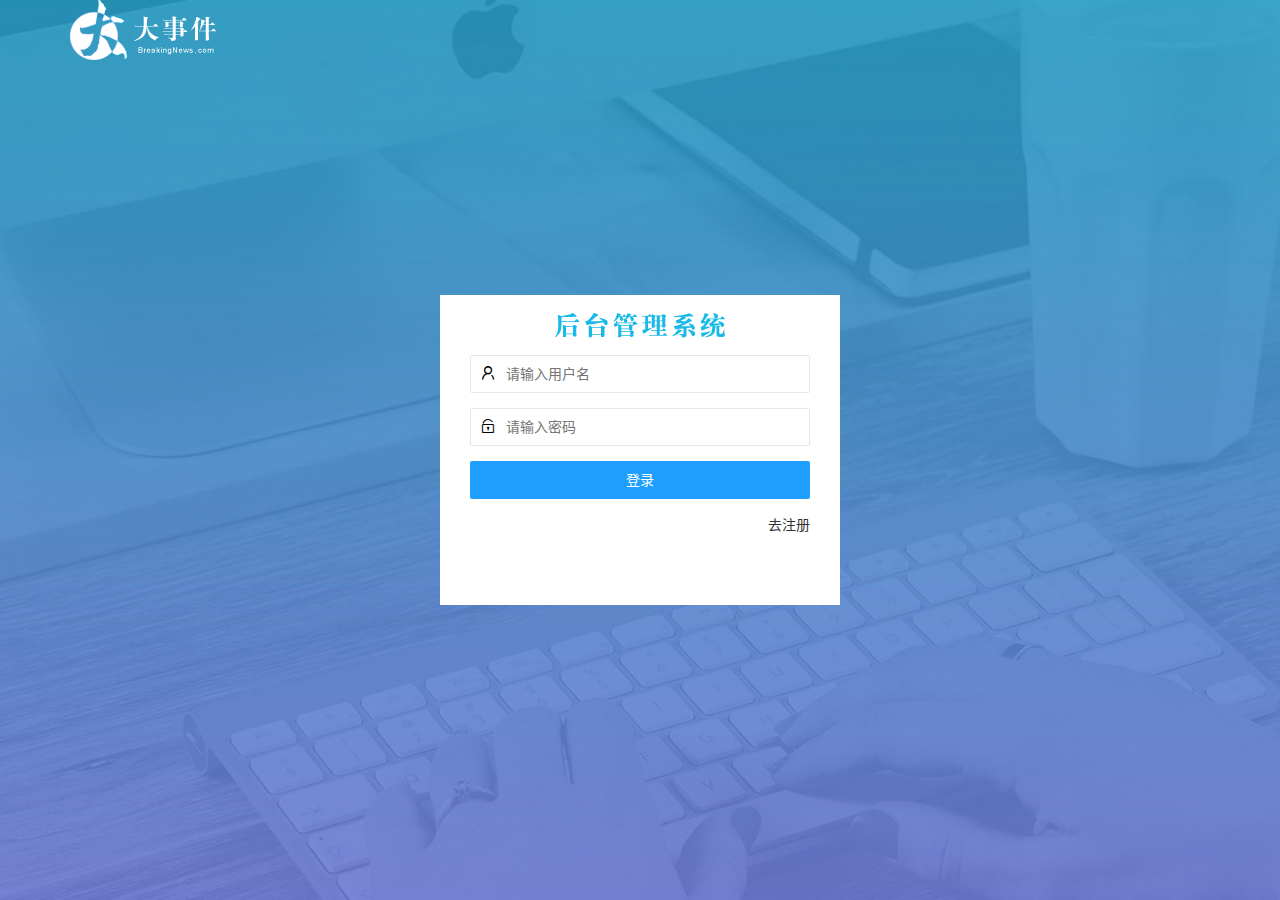
<file: login.html>
<!DOCTYPE html>
<html lang="zh-CN">
  <head>
    <meta charset="UTF-8" />
    <meta name="viewport" content="width=device-width, initial-scale=1.0" />
    <title>Document</title>
    <link rel="stylesheet" href="./assets/lib/layui/css/layui.css" />
    <link rel="stylesheet" href="./assets/css/login.css" />
  </head>
  <body>
    <!-- 头部区域 -->
    <div class="logo layui-main">
      <img src="./assets/images/logo.png" alt="" />
    </div>
    <!-- 登录注册 -->
    <div class="loginAndRegBox">
      <div class="title-box"></div>

      <!-- 登录区域 -->
      <div class="login">
        <!-- 登录表单区域 -->
        <form class="layui-form" id="form_login">
          <div class="layui-form-item">
            <i class="layui-icon layui-icon-username"></i>
            <input
              type="text"
              name="usename"
              required
              lay-verify="required"
              placeholder="请输入用户名"
              autocomplete="off"
              class="layui-input"
              id="use"
            />
          </div>
          <div class="layui-form-item">
            <i class="layui-icon layui-icon-password"></i>
            <input
              id="pass"
              type="text"
              name="psd"
              lay-verify="required|pwd"
              placeholder="请输入密码"
              autocomplete="off"
              class="layui-input"
            />
          </div>
          <div class="layui-form-item">
            <button
              class="layui-btn layui-btn-fluid layui-btn-normal"
              lay-submit
              lay-filter="formDemo"
            >
              登录
            </button>
          </div>
          <a href="javascript:;" class="link_reg">去注册</a>
        </form>
      </div>
      <!-- 注册区域 -->
      <div class="reg" style="display: none;">
        <!-- 注册表单 -->
        <form class="layui-form" action="" id="from_reg">
          <div class="layui-form-item">
            <i class="layui-icon layui-icon-username"></i>
            <input
              type="text"
              name="usename"
              required
              lay-verify="required"
              placeholder="请输入用户名"
              autocomplete="off"
              class="layui-input"
            />
          </div>
          <div class="layui-form-item">
            <i class="layui-icon layui-icon-password"></i>
            <input
              type="password"
              name="psd"
              required
              lay-verify="required"
              placeholder="请输入密码"
              autocomplete="off"
              class="layui-input"
            />
          </div>
          <div class="layui-form-item">
            <i class="layui-icon layui-icon-password"></i>
            <input
              type="password"
              name="repsd"
              required
              lay-verify="required|pwd|repwd"
              placeholder="请再次确认输入密码"
              autocomplete="off"
              class="layui-input"
            />
          </div>
          <div class="layui-form-item">
            <button
              class="layui-btn layui-btn-fluid"
              lay-submit
              lay-filter="formDemo"
            >
              注册
            </button>
          </div>
          <a href="javascript:;" class="link_login">去登录</a>
        </form>
      </div>
    </div>
  </body>

  <script src="./assets/lib/jquery.js"></script>
  <script src="./assets/lib/layui/layui.all.js"></script>
  <script src="./assets/js/baseAPI.js"></script>
  <script src="./assets/js/login.js"></script>
</html>
</file>
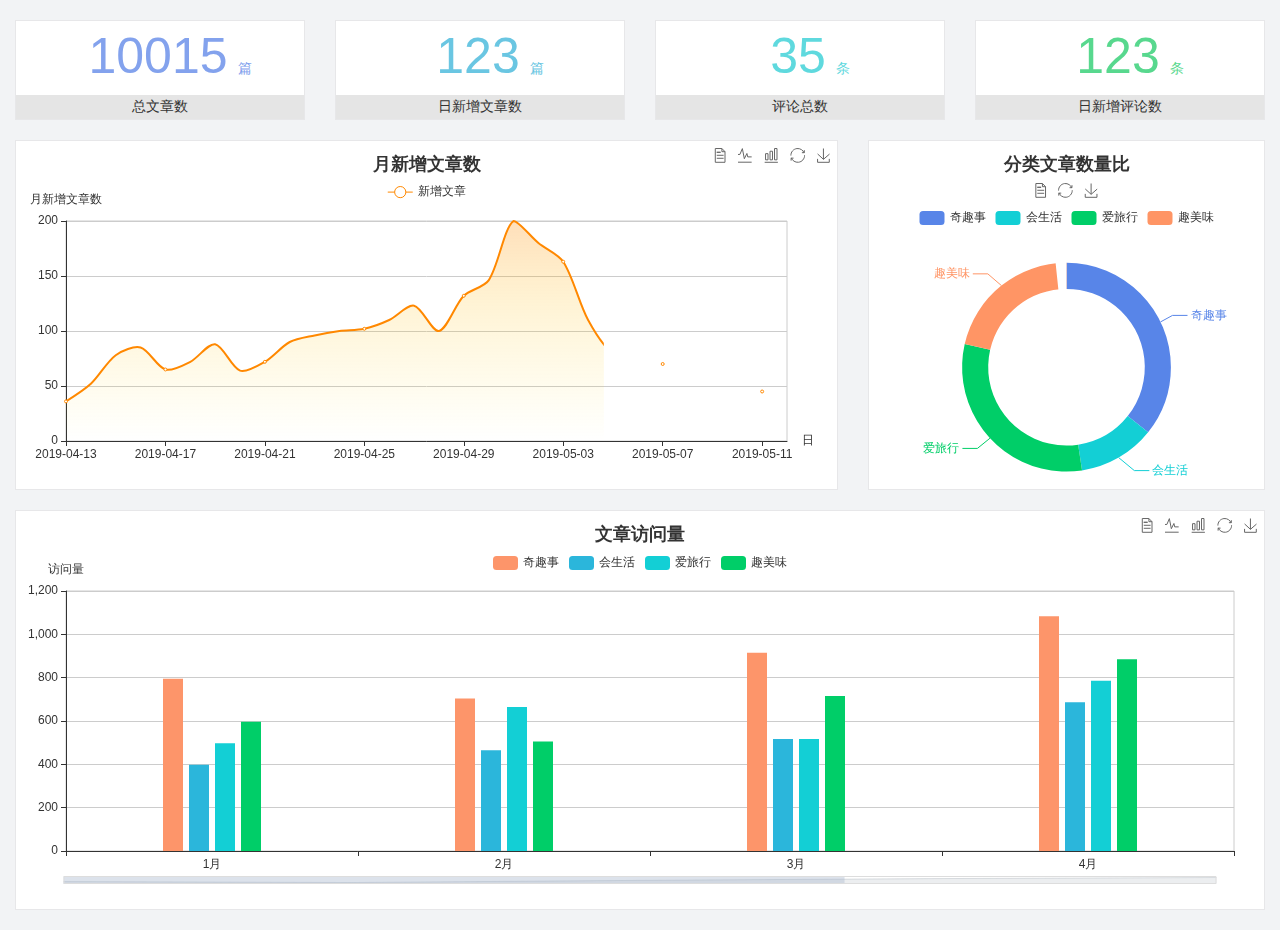
<file: home/dashboard.html>
<!DOCTYPE html>
<html lang="en">
  <head>
    <meta charset="UTF-8" />
    <meta name="viewport" content="width=device-width, initial-scale=1.0" />
    <meta http-equiv="X-UA-Compatible" content="ie=edge" />
    <title>图表统计</title>
    <link rel="stylesheet" href="../assets/lib/bootstrap.css" />
    <link rel="stylesheet" href="../assets/lib/main.css" />
    <script src="../assets/lib/jquery.js"></script>
    <script type="text/javascript" src="../assets/lib/echarts.min.js"></script>
  </head>

  <body>
    <div class="container-fluid">
      <div class="row spannel_list">
        <div class="col-sm-3 col-xs-6">
          <div class="spannel">
            <em>10015</em><span>篇</span>
            <b>总文章数</b>
          </div>
        </div>
        <div class="col-sm-3 col-xs-6">
          <div class="spannel scolor01">
            <em>123</em><span>篇</span>
            <b>日新增文章数</b>
          </div>
        </div>
        <div class="col-sm-3 col-xs-6">
          <div class="spannel scolor02">
            <em>35</em><span>条</span>
            <b>评论总数</b>
          </div>
        </div>
        <div class="col-sm-3 col-xs-6">
          <div class="spannel scolor03">
            <em>123</em><span>条</span>
            <b>日新增评论数</b>
          </div>
        </div>
      </div>
    </div>

    <div class="container-fluid">
      <div class="row curve-pie">
        <div class="col-lg-8 col-md-8">
          <div class="gragh_pannel" id="curve_show"></div>
        </div>
        <div class="col-lg-4 col-md-4">
          <div class="gragh_pannel" id="pie_show"></div>
        </div>
      </div>
    </div>

    <div class="container-fluid">
      <div class="column_pannel" id="column_show"></div>
    </div>

    <script>
      var oChart = echarts.init(document.getElementById("curve_show"));
      var aList_all = [
        { count: 36, date: "2019-04-13" },
        { count: 52, date: "2019-04-14" },
        { count: 78, date: "2019-04-15" },
        { count: 85, date: "2019-04-16" },
        { count: 65, date: "2019-04-17" },
        { count: 72, date: "2019-04-18" },
        { count: 88, date: "2019-04-19" },
        { count: 64, date: "2019-04-20" },
        { count: 72, date: "2019-04-21" },
        { count: 90, date: "2019-04-22" },
        { count: 96, date: "2019-04-23" },
        { count: 100, date: "2019-04-24" },
        { count: 102, date: "2019-04-25" },
        { count: 110, date: "2019-04-26" },
        { count: 123, date: "2019-04-27" },
        { count: 100, date: "2019-04-28" },
        { count: 132, date: "2019-04-29" },
        { count: 146, date: "2019-04-30" },
        { count: 200, date: "2019-05-01" },
        { count: 180, date: "2019-05-02" },
        { count: 163, date: "2019-05-03" },
        { count: 110, date: "2019-05-04" },
        { count: 80, date: "2019-05-05" },
        { count: 82, date: "2019-05-06" },
        { count: 70, date: "2019-05-07" },
        { count: 65, date: "2019-05-08" },
        { count: 54, date: "2019-05-09" },
        { count: 40, date: "2019-05-10" },
        { count: 45, date: "2019-05-11" },
        { count: 38, date: "2019-05-12" },
      ];

      let aCount = [];
      let aDate = [];

      for (var i = 0; i < aList_all.length; i++) {
        aCount.push(aList_all[i].count);
        aDate.push(aList_all[i].date);
      }

      var chartopt = {
        title: {
          text: "月新增文章数",
          left: "center",
          top: "10",
        },
        tooltip: {
          trigger: "axis",
        },
        legend: {
          data: ["新增文章"],
          top: "40",
        },
        toolbox: {
          show: true,
          feature: {
            mark: { show: true },
            dataView: { show: true, readOnly: false },
            magicType: { show: true, type: ["line", "bar"] },
            restore: { show: true },
            saveAsImage: { show: true },
          },
        },
        calculable: true,
        xAxis: [
          {
            name: "日",
            type: "category",
            boundaryGap: false,
            data: aDate,
          },
        ],
        yAxis: [
          {
            name: "月新增文章数",
            type: "value",
          },
        ],
        series: [
          {
            name: "新增文章",
            type: "line",
            smooth: true,
            itemStyle: {
              normal: { areaStyle: { type: "default" }, color: "#f80" },
              lineStyle: { color: "#f80" },
            },
            data: aCount,
          },
        ],
        areaStyle: {
          normal: {
            color: new echarts.graphic.LinearGradient(0, 0, 0, 1, [
              {
                offset: 0,
                color: "rgba(255,136,0,0.39)",
              },
              {
                offset: 0.34,
                color: "rgba(255,180,0,0.25)",
              },
              {
                offset: 1,
                color: "rgba(255,222,0,0.00)",
              },
            ]),
          },
        },
        grid: {
          show: true,
          x: 50,
          x2: 50,
          y: 80,
          height: 220,
        },
      };

      oChart.setOption(chartopt);

      var oPie = echarts.init(document.getElementById("pie_show"));
      var oPieopt = {
        title: {
          top: 10,
          text: "分类文章数量比",
          x: "center",
        },
        tooltip: {
          trigger: "item",
          formatter: "{a} <br/>{b} : {c} ({d}%)",
        },
        color: ["#5885e8", "#13cfd5", "#00ce68", "#ff9565"],
        legend: {
          x: "center",
          top: 65,
          data: ["奇趣事", "会生活", "爱旅行", "趣美味"],
        },
        toolbox: {
          show: true,
          x: "center",
          top: 35,
          feature: {
            mark: { show: true },
            dataView: { show: true, readOnly: false },
            magicType: {
              show: true,
              type: ["pie", "funnel"],
              option: {
                funnel: {
                  x: "25%",
                  width: "50%",
                  funnelAlign: "left",
                  max: 1548,
                },
              },
            },
            restore: { show: true },
            saveAsImage: { show: true },
          },
        },
        calculable: true,
        series: [
          {
            name: "访问来源",
            type: "pie",
            radius: ["45%", "60%"],
            center: ["50%", "65%"],
            data: [
              { value: 300, name: "奇趣事" },
              { value: 100, name: "会生活" },
              { value: 260, name: "爱旅行" },
              { value: 180, name: "趣美味" },
            ],
          },
        ],
      };
      oPie.setOption(oPieopt);

      var oColumn = this.echarts.init(document.getElementById("column_show"));
      var oColumnopt = {
        title: {
          text: "文章访问量",
          left: "center",
          top: "10",
        },
        tooltip: {
          trigger: "axis",
        },
        legend: {
          data: ["奇趣事", "会生活", "爱旅行", "趣美味"],
          top: "40",
        },
        toolbox: {
          show: true,
          feature: {
            mark: { show: true },
            dataView: { show: true, readOnly: false },
            magicType: { show: true, type: ["line", "bar"] },
            restore: { show: true },
            saveAsImage: { show: true },
          },
        },
        calculable: true,
        xAxis: [
          {
            type: "category",
            data: ["1月", "2月", "3月", "4月", "5月"],
          },
        ],
        yAxis: [
          {
            name: "访问量",
            type: "value",
          },
        ],
        series: [
          {
            name: "奇趣事",
            type: "bar",
            barWidth: 20,
            itemStyle: {
              normal: { areaStyle: { type: "default" }, color: "#fd956a" },
            },
            data: [800, 708, 920, 1090, 1200],
          },
          {
            name: "会生活",
            type: "bar",
            barWidth: 20,
            itemStyle: {
              normal: { areaStyle: { type: "default" }, color: "#2bb6db" },
            },
            data: [400, 468, 520, 690, 800],
          },
          {
            name: "爱旅行",
            type: "bar",
            barWidth: 20,
            itemStyle: {
              normal: { areaStyle: { type: "default" }, color: "#13cfd5" },
            },
            data: [500, 668, 520, 790, 900],
          },
          {
            name: "趣美味",
            type: "bar",
            barWidth: 20,
            itemStyle: {
              normal: { areaStyle: { type: "default" }, color: "#00ce68" },
            },
            data: [600, 508, 720, 890, 1000],
          },
        ],
        grid: {
          show: true,
          x: 50,
          x2: 30,
          y: 80,
          height: 260,
        },
        dataZoom: [
          //给x轴设置滚动条
          {
            start: 0, //默认为0
            end: 100 - 1000 / 31, //默认为100
            type: "slider",
            show: true,
            xAxisIndex: [0],
            handleSize: 0, //滑动条的 左右2个滑动条的大小
            height: 8, //组件高度
            left: 45, //左边的距离
            right: 50, //右边的距离
            bottom: 26, //右边的距离
            handleColor: "#ddd", //h滑动图标的颜色
            handleStyle: {
              borderColor: "#cacaca",
              borderWidth: "1",
              shadowBlur: 2,
              background: "#ddd",
              shadowColor: "#ddd",
            },
          },
        ],
      };
      oColumn.setOption(oColumnopt);
    </script>
  </body>
</html>
</file>
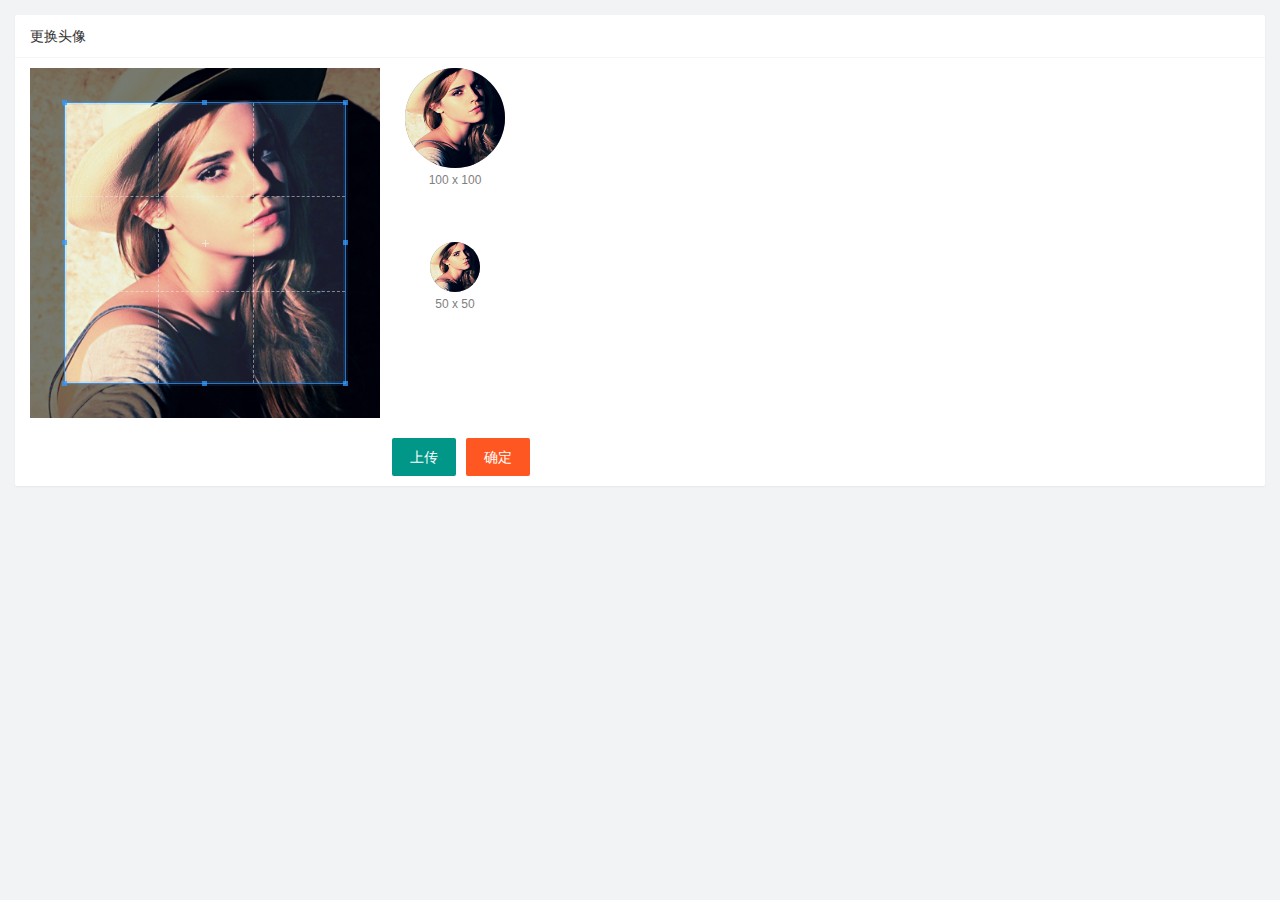
<file: user/change.html>
<!DOCTYPE html>
<html lang="en">
  <head>
    <meta charset="UTF-8" />
    <meta name="viewport" content="width=device-width, initial-scale=1.0" />
    <title>Document</title>
    <link rel="stylesheet" href="../assets/lib/layui/css/layui.css" />
    <link rel="stylesheet" href="../assets/lib/cropper/cropper.css" />
    <link rel="stylesheet" href="../assets/css/change.css" />
  </head>
  <body>
    <!-- 卡片区域 -->
    <div class="layui-card">
      <div class="layui-card-header">更换头像</div>
      <div class="layui-card-body">
        <!-- 第一行的图片裁剪和预览区域 -->
        <div class="row1">
          <!-- 图片裁剪区域 -->
          <div class="cropper-box">
            <!-- 这个 img 标签很重要，将来会把它初始化为裁剪区域 -->
            <img id="image" src="../assets/images/sample.jpg" />
          </div>
          <!-- 图片的预览区域 -->
          <div class="preview-box">
            <div>
              <!-- 宽高为 100px 的预览区域 -->
              <div class="img-preview w100"></div>
              <p class="size">100 x 100</p>
            </div>
            <div>
              <!-- 宽高为 50px 的预览区域 -->
              <div class="img-preview w50"></div>
              <p class="size">50 x 50</p>
            </div>
          </div>
        </div>

        <!-- 第二行的按钮区域 -->
        <div class="row2">
          <!-- 通过 accept 属性，可以指定，允许用户选择什么类型的文件 -->
          <input type="file" id="file" accept="image/png,image/jpeg" />
          <button type="button" class="layui-btn" id="btnChooseImage">
            上传
          </button>
          <button
            type="button"
            class="layui-btn layui-btn-danger"
            id="btnUpload"
          >
            确定
          </button>
        </div>
      </div>
    </div>

    <script src="../assets/lib/layui/layui.all.js"></script>
    <script src="../assets/lib/jquery.js"></script>
    <script src="../assets/lib/cropper/Cropper.js"></script>
    <script src="../assets/lib/cropper/jquery-cropper.js"></script>
    <script src="../assets/js/baseAPI.js"></script>
    <script src="../assets/js/change.js"></script>
  </body>
</html>
</file>
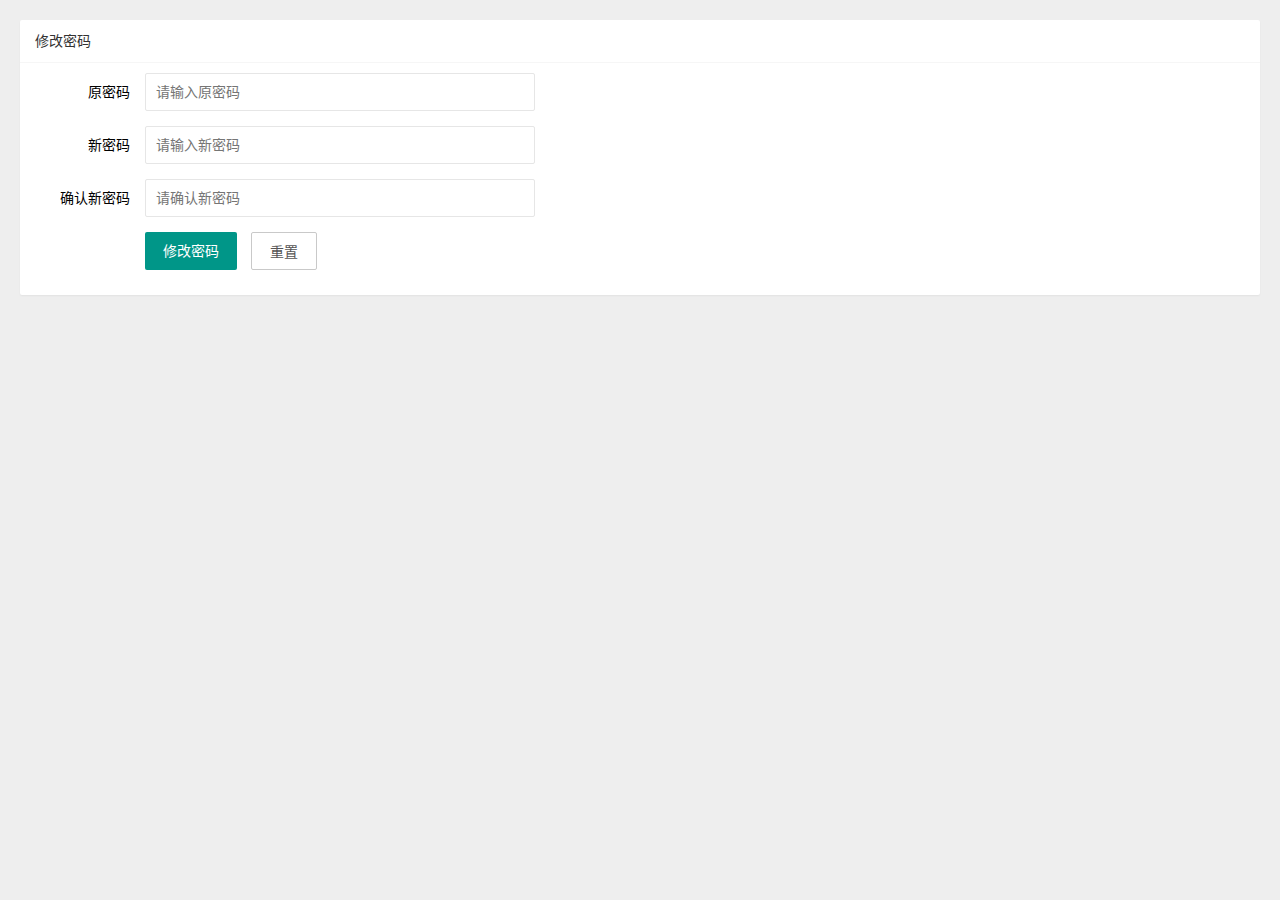
<file: user/restpass.html>
<!DOCTYPE html>
<html lang="zh-CN">
  <head>
    <meta charset="UTF-8" />
    <meta name="viewport" content="width=device-width, initial-scale=1.0" />
    <title>Document</title>
    <link rel="stylesheet" href="../assets/lib/layui/css/layui.css" />
    <link rel="stylesheet" href="../assets/css/restpass.css" />
  </head>
  <body>
    <div class="layui-card">
      <div class="layui-card-header">修改密码</div>
      <div class="layui-card-body">
        <form class="layui-form" action="" lay-filter="formUserInfo">
          <input type="hidden" name="id" value="" />
          <!-- 登录名 -->
          <div class="layui-form-item">
            <label class="layui-form-label">原密码</label>
            <div class="layui-input-block">
              <input
                type="text"
                name="oldPwd"
                required
                lay-verify="required|pwd"
                placeholder="请输入原密码"
                autocomplete="off"
                class="layui-input"
              />
            </div>
          </div>
          <!-- 昵称 -->
          <div class="layui-form-item">
            <label class="layui-form-label">新密码</label>
            <div class="layui-input-block">
              <input
                type="text"
                name="newPwd"
                required
                lay-verify="required|pwd|sampwd"
                placeholder="请输入新密码"
                autocomplete="off"
                class="layui-input"
              />
            </div>
          </div>
          <!-- 邮箱 -->
          <div class="layui-form-item">
            <label class="layui-form-label">确认新密码</label>
            <div class="layui-input-block">
              <input
                type="text"
                name="rePwd"
                required
                lay-verify="required|pwd|repwd"
                placeholder="请确认新密码"
                autocomplete="off"
                class="layui-input"
              />
            </div>
          </div>
          <div class="layui-form-item">
            <div class="layui-input-block">
              <button class="layui-btn" lay-submit lay-filter="formDemo">
                修改密码
              </button>
              <button
                type="reset"
                id="btnReset"
                class="layui-btn layui-btn-primary"
              >
                重置
              </button>
            </div>
          </div>
        </form>
      </div>
    </div>
  </body>
  <script src="../assets/lib/layui/layui.all.js"></script>
  <script src="../assets/lib/jquery.js"></script>
  <script src="../assets/js/baseAPI.js"></script>
  <script src="../assets/js/restpass.js"></script>
</html>
</file>
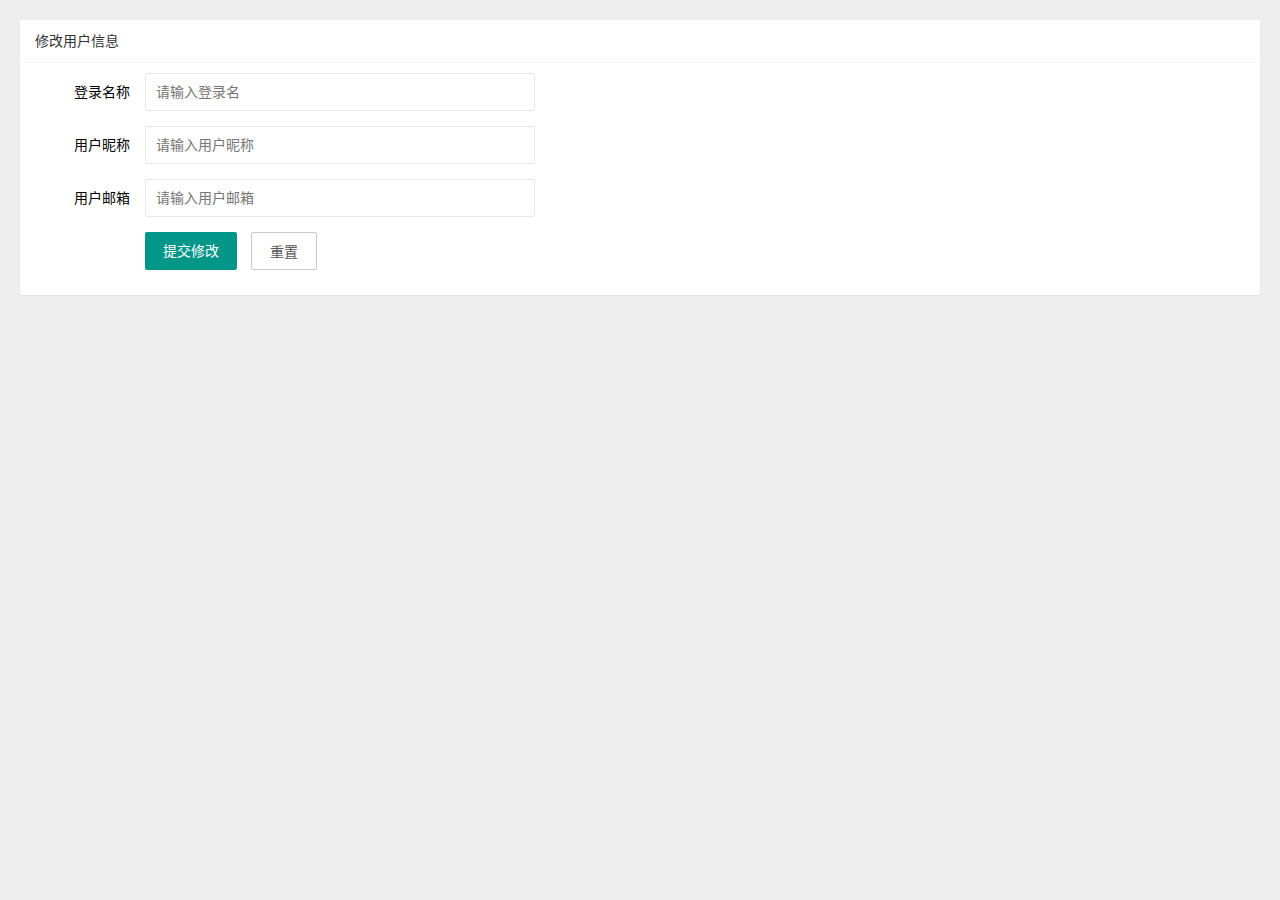
<file: user/user_info.html>
<!DOCTYPE html>
<html lang="zh-CN">
  <head>
    <meta charset="UTF-8" />
    <meta name="viewport" content="width=device-width, initial-scale=1.0" />
    <title>Document</title>
    <link rel="stylesheet" href="../assets/lib/layui/css/layui.css" />
    <link rel="stylesheet" href="../assets/css/user_info.css" />
  </head>
  <body>
    <div class="layui-card">
      <div class="layui-card-header">修改用户信息</div>
      <div class="layui-card-body">
        <form class="layui-form" action="" lay-filter="formUserInfo">
          <input type="hidden" name="id" value="" />
          <!-- 登录名 -->
          <div class="layui-form-item">
            <label class="layui-form-label">登录名称</label>
            <div class="layui-input-block">
              <input
                type="text"
                name="username"
                required
                lay-verify="required"
                placeholder="请输入登录名"
                autocomplete="off"
                class="layui-input"
              />
            </div>
          </div>
          <!-- 昵称 -->
          <div class="layui-form-item">
            <label class="layui-form-label">用户昵称</label>
            <div class="layui-input-block">
              <input
                type="text"
                name="nickname"
                required
                lay-verify="required|nickname"
                placeholder="请输入用户昵称"
                autocomplete="off"
                class="layui-input"
              />
            </div>
          </div>
          <!-- 邮箱 -->
          <div class="layui-form-item">
            <label class="layui-form-label">用户邮箱</label>
            <div class="layui-input-block">
              <input
                type="text"
                name="email"
                required
                lay-verify="required"
                placeholder="请输入用户邮箱"
                autocomplete="off"
                class="layui-input"
              />
            </div>
          </div>
          <div class="layui-form-item">
            <div class="layui-input-block">
              <button class="layui-btn" lay-submit lay-filter="formDemo">
                提交修改
              </button>
              <button
                type="reset"
                id="btnReset"
                class="layui-btn layui-btn-primary"
              >
                重置
              </button>
            </div>
          </div>
        </form>
      </div>
    </div>
  </body>

  <script src="../assets/lib/jquery.js"></script>
  <script src="../assets/lib/layui/layui.all.js"></script>
  <script src="../assets/js/baseAPI.js"></script>
  <script src="../assets/js/user_info.js"></script>
</html>
</file>
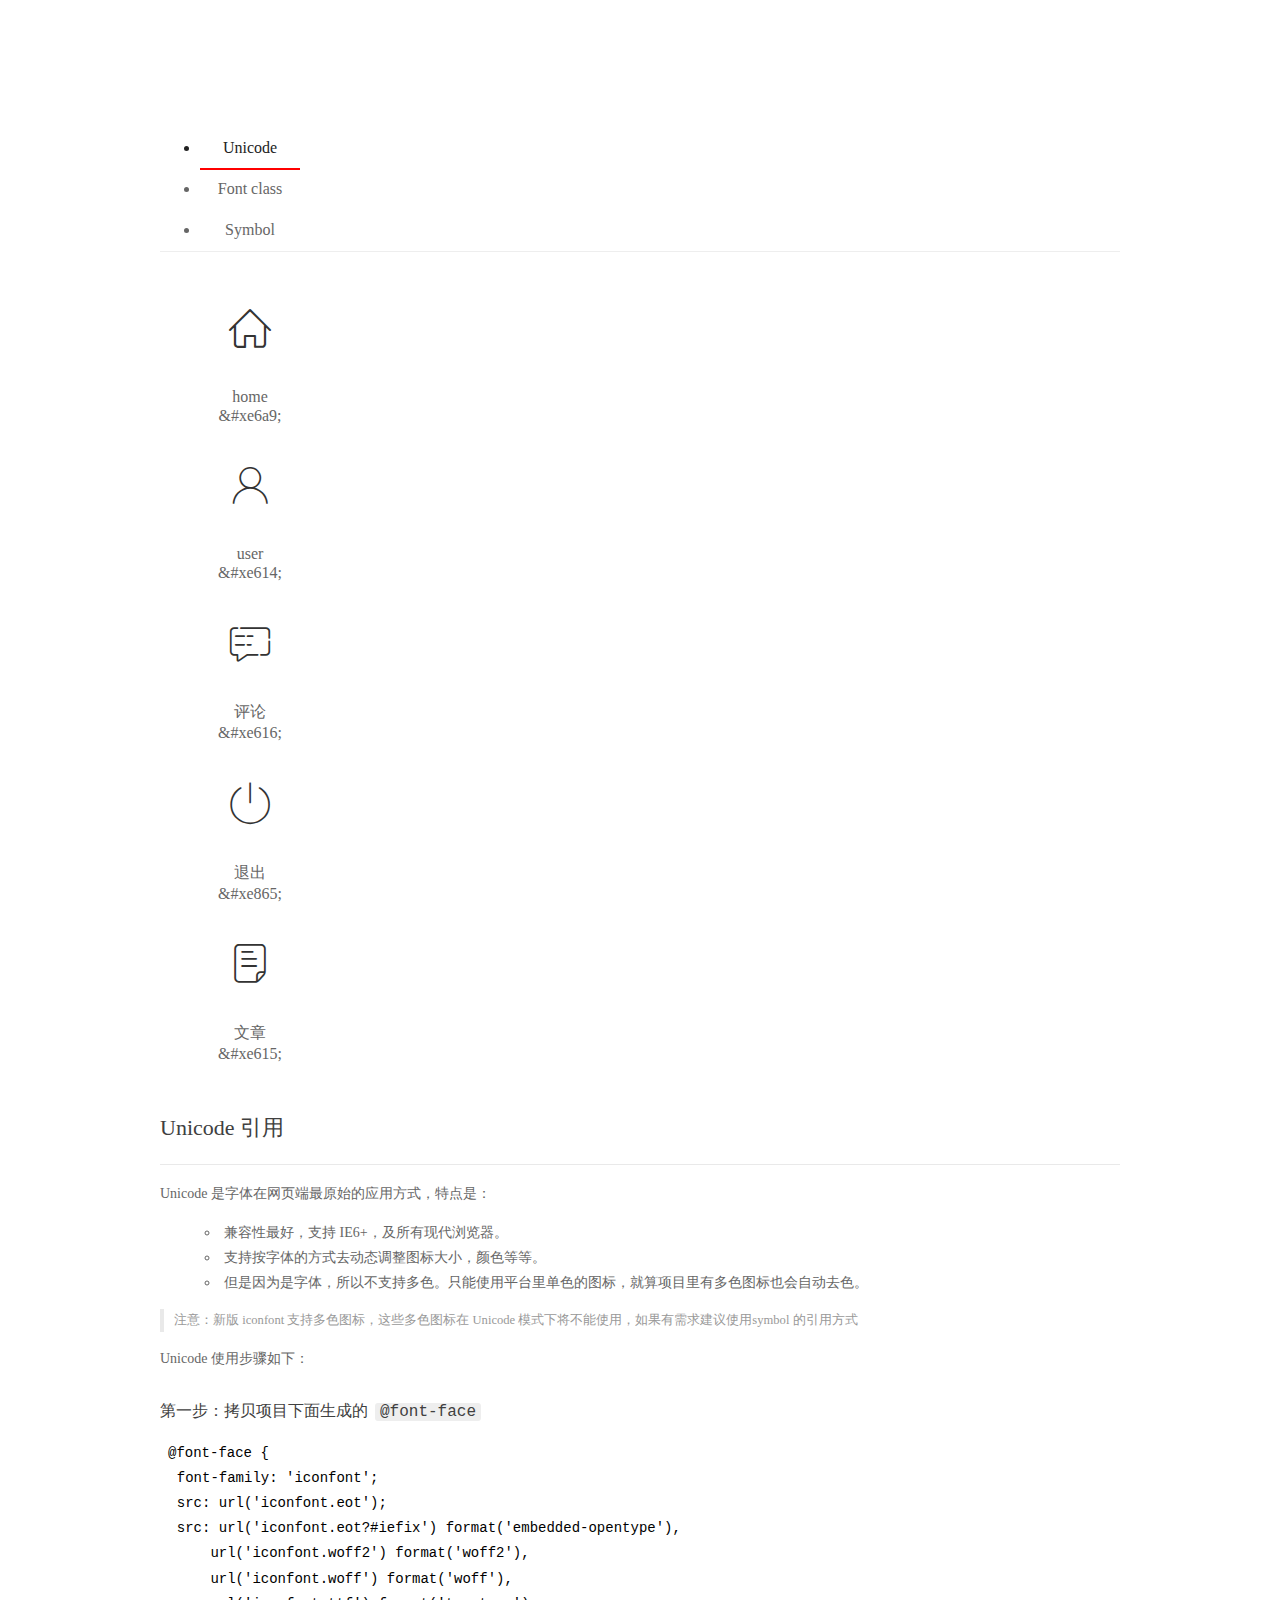
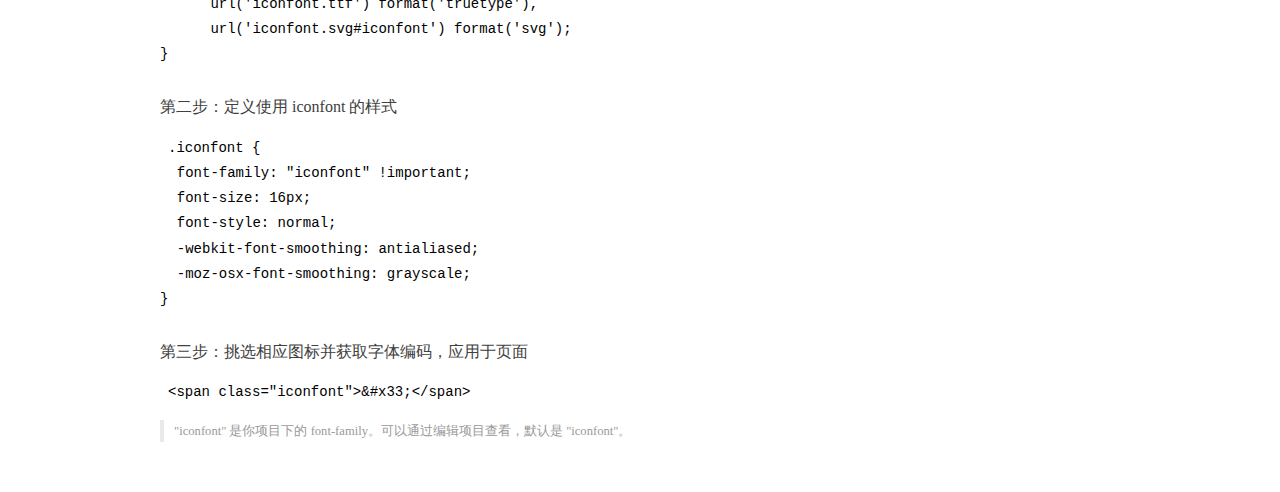
<file: assets/fonts/demo_index.html>
<!DOCTYPE html>
<html>
<head>
  <meta charset="utf-8"/>
  <title>IconFont Demo</title>
  <link rel="shortcut icon" href="https://gtms04.alicdn.com/tps/i4/TB1_oz6GVXXXXaFXpXXJDFnIXXX-64-64.ico" type="image/x-icon"/>
  <link rel="stylesheet" href="https://g.alicdn.com/thx/cube/1.3.2/cube.min.css">
  <link rel="stylesheet" href="demo.css">
  <link rel="stylesheet" href="iconfont.css">
  <script src="iconfont.js"></script>
  <!-- jQuery -->
  <script src="https://a1.alicdn.com/oss/uploads/2018/12/26/7bfddb60-08e8-11e9-9b04-53e73bb6408b.js"></script>
  <!-- 代码高亮 -->
  <script src="https://a1.alicdn.com/oss/uploads/2018/12/26/a3f714d0-08e6-11e9-8a15-ebf944d7534c.js"></script>
</head>
<body>
  <div class="main">
    <h1 class="logo"><a href="https://www.iconfont.cn/" title="iconfont 首页" target="_blank">&#xe86b;</a></h1>
    <div class="nav-tabs">
      <ul id="tabs" class="dib-box">
        <li class="dib active"><span>Unicode</span></li>
        <li class="dib"><span>Font class</span></li>
        <li class="dib"><span>Symbol</span></li>
      </ul>
      
    </div>
    <div class="tab-container">
      <div class="content unicode" style="display: block;">
          <ul class="icon_lists dib-box">
          
            <li class="dib">
              <span class="icon iconfont">&#xe6a9;</span>
                <div class="name">home</div>
                <div class="code-name">&amp;#xe6a9;</div>
              </li>
          
            <li class="dib">
              <span class="icon iconfont">&#xe614;</span>
                <div class="name">user</div>
                <div class="code-name">&amp;#xe614;</div>
              </li>
          
            <li class="dib">
              <span class="icon iconfont">&#xe616;</span>
                <div class="name">评论</div>
                <div class="code-name">&amp;#xe616;</div>
              </li>
          
            <li class="dib">
              <span class="icon iconfont">&#xe865;</span>
                <div class="name">退出</div>
                <div class="code-name">&amp;#xe865;</div>
              </li>
          
            <li class="dib">
              <span class="icon iconfont">&#xe615;</span>
                <div class="name">文章</div>
                <div class="code-name">&amp;#xe615;</div>
              </li>
          
          </ul>
          <div class="article markdown">
          <h2 id="unicode-">Unicode 引用</h2>
          <hr>

          <p>Unicode 是字体在网页端最原始的应用方式，特点是：</p>
          <ul>
            <li>兼容性最好，支持 IE6+，及所有现代浏览器。</li>
            <li>支持按字体的方式去动态调整图标大小，颜色等等。</li>
            <li>但是因为是字体，所以不支持多色。只能使用平台里单色的图标，就算项目里有多色图标也会自动去色。</li>
          </ul>
          <blockquote>
            <p>注意：新版 iconfont 支持多色图标，这些多色图标在 Unicode 模式下将不能使用，如果有需求建议使用symbol 的引用方式</p>
          </blockquote>
          <p>Unicode 使用步骤如下：</p>
          <h3 id="-font-face">第一步：拷贝项目下面生成的 <code>@font-face</code></h3>
<pre><code class="language-css"
>@font-face {
  font-family: 'iconfont';
  src: url('iconfont.eot');
  src: url('iconfont.eot?#iefix') format('embedded-opentype'),
      url('iconfont.woff2') format('woff2'),
      url('iconfont.woff') format('woff'),
      url('iconfont.ttf') format('truetype'),
      url('iconfont.svg#iconfont') format('svg');
}
</code></pre>
          <h3 id="-iconfont-">第二步：定义使用 iconfont 的样式</h3>
<pre><code class="language-css"
>.iconfont {
  font-family: "iconfont" !important;
  font-size: 16px;
  font-style: normal;
  -webkit-font-smoothing: antialiased;
  -moz-osx-font-smoothing: grayscale;
}
</code></pre>
          <h3 id="-">第三步：挑选相应图标并获取字体编码，应用于页面</h3>
<pre>
<code class="language-html"
>&lt;span class="iconfont"&gt;&amp;#x33;&lt;/span&gt;
</code></pre>
          <blockquote>
            <p>"iconfont" 是你项目下的 font-family。可以通过编辑项目查看，默认是 "iconfont"。</p>
          </blockquote>
          </div>
      </div>
      <div class="content font-class">
        <ul class="icon_lists dib-box">
          
          <li class="dib">
            <span class="icon iconfont icon-home"></span>
            <div class="name">
              home
            </div>
            <div class="code-name">.icon-home
            </div>
          </li>
          
          <li class="dib">
            <span class="icon iconfont icon-user"></span>
            <div class="name">
              user
            </div>
            <div class="code-name">.icon-user
            </div>
          </li>
          
          <li class="dib">
            <span class="icon iconfont icon-pinglun"></span>
            <div class="name">
              评论
            </div>
            <div class="code-name">.icon-pinglun
            </div>
          </li>
          
          <li class="dib">
            <span class="icon iconfont icon-tuichu"></span>
            <div class="name">
              退出
            </div>
            <div class="code-name">.icon-tuichu
            </div>
          </li>
          
          <li class="dib">
            <span class="icon iconfont icon-16"></span>
            <div class="name">
              文章
            </div>
            <div class="code-name">.icon-16
            </div>
          </li>
          
        </ul>
        <div class="article markdown">
        <h2 id="font-class-">font-class 引用</h2>
        <hr>

        <p>font-class 是 Unicode 使用方式的一种变种，主要是解决 Unicode 书写不直观，语意不明确的问题。</p>
        <p>与 Unicode 使用方式相比，具有如下特点：</p>
        <ul>
          <li>兼容性良好，支持 IE8+，及所有现代浏览器。</li>
          <li>相比于 Unicode 语意明确，书写更直观。可以很容易分辨这个 icon 是什么。</li>
          <li>因为使用 class 来定义图标，所以当要替换图标时，只需要修改 class 里面的 Unicode 引用。</li>
          <li>不过因为本质上还是使用的字体，所以多色图标还是不支持的。</li>
        </ul>
        <p>使用步骤如下：</p>
        <h3 id="-fontclass-">第一步：引入项目下面生成的 fontclass 代码：</h3>
<pre><code class="language-html">&lt;link rel="stylesheet" href="./iconfont.css"&gt;
</code></pre>
        <h3 id="-">第二步：挑选相应图标并获取类名，应用于页面：</h3>
<pre><code class="language-html">&lt;span class="iconfont icon-xxx"&gt;&lt;/span&gt;
</code></pre>
        <blockquote>
          <p>"
            iconfont" 是你项目下的 font-family。可以通过编辑项目查看，默认是 "iconfont"。</p>
        </blockquote>
      </div>
      </div>
      <div class="content symbol">
          <ul class="icon_lists dib-box">
          
            <li class="dib">
                <svg class="icon svg-icon" aria-hidden="true">
                  <use xlink:href="#icon-home"></use>
                </svg>
                <div class="name">home</div>
                <div class="code-name">#icon-home</div>
            </li>
          
            <li class="dib">
                <svg class="icon svg-icon" aria-hidden="true">
                  <use xlink:href="#icon-user"></use>
                </svg>
                <div class="name">user</div>
                <div class="code-name">#icon-user</div>
            </li>
          
            <li class="dib">
                <svg class="icon svg-icon" aria-hidden="true">
                  <use xlink:href="#icon-pinglun"></use>
                </svg>
                <div class="name">评论</div>
                <div class="code-name">#icon-pinglun</div>
            </li>
          
            <li class="dib">
                <svg class="icon svg-icon" aria-hidden="true">
                  <use xlink:href="#icon-tuichu"></use>
                </svg>
                <div class="name">退出</div>
                <div class="code-name">#icon-tuichu</div>
            </li>
          
            <li class="dib">
                <svg class="icon svg-icon" aria-hidden="true">
                  <use xlink:href="#icon-16"></use>
                </svg>
                <div class="name">文章</div>
                <div class="code-name">#icon-16</div>
            </li>
          
          </ul>
          <div class="article markdown">
          <h2 id="symbol-">Symbol 引用</h2>
          <hr>

          <p>这是一种全新的使用方式，应该说这才是未来的主流，也是平台目前推荐的用法。相关介绍可以参考这篇<a href="">文章</a>
            这种用法其实是做了一个 SVG 的集合，与另外两种相比具有如下特点：</p>
          <ul>
            <li>支持多色图标了，不再受单色限制。</li>
            <li>通过一些技巧，支持像字体那样，通过 <code>font-size</code>, <code>color</code> 来调整样式。</li>
            <li>兼容性较差，支持 IE9+，及现代浏览器。</li>
            <li>浏览器渲染 SVG 的性能一般，还不如 png。</li>
          </ul>
          <p>使用步骤如下：</p>
          <h3 id="-symbol-">第一步：引入项目下面生成的 symbol 代码：</h3>
<pre><code class="language-html">&lt;script src="./iconfont.js"&gt;&lt;/script&gt;
</code></pre>
          <h3 id="-css-">第二步：加入通用 CSS 代码（引入一次就行）：</h3>
<pre><code class="language-html">&lt;style&gt;
.icon {
  width: 1em;
  height: 1em;
  vertical-align: -0.15em;
  fill: currentColor;
  overflow: hidden;
}
&lt;/style&gt;
</code></pre>
          <h3 id="-">第三步：挑选相应图标并获取类名，应用于页面：</h3>
<pre><code class="language-html">&lt;svg class="icon" aria-hidden="true"&gt;
  &lt;use xlink:href="#icon-xxx"&gt;&lt;/use&gt;
&lt;/svg&gt;
</code></pre>
          </div>
      </div>

    </div>
  </div>
  <script>
  $(document).ready(function () {
      $('.tab-container .content:first').show()

      $('#tabs li').click(function (e) {
        var tabContent = $('.tab-container .content')
        var index = $(this).index()

        if ($(this).hasClass('active')) {
          return
        } else {
          $('#tabs li').removeClass('active')
          $(this).addClass('active')

          tabContent.hide().eq(index).fadeIn()
        }
      })
    })
  </script>
</body>
</html>
</file>
<file: assets/lib/layui/css/layui.css>
/** layui-v2.5.5 MIT License By https://www.layui.com */
 .layui-inline,img{display:inline-block;vertical-align:middle}h1,h2,h3,h4,h5,h6{font-weight:400}.layui-edge,.layui-header,.layui-inline,.layui-main{position:relative}.layui-body,.layui-edge,.layui-elip{overflow:hidden}.layui-btn,.layui-edge,.layui-inline,img{vertical-align:middle}.layui-btn,.layui-disabled,.layui-icon,.layui-unselect{-moz-user-select:none;-webkit-user-select:none;-ms-user-select:none}.layui-elip,.layui-form-checkbox span,.layui-form-pane .layui-form-label{text-overflow:ellipsis;white-space:nowrap}.layui-breadcrumb,.layui-tree-btnGroup{visibility:hidden}blockquote,body,button,dd,div,dl,dt,form,h1,h2,h3,h4,h5,h6,input,li,ol,p,pre,td,textarea,th,ul{margin:0;padding:0;-webkit-tap-highlight-color:rgba(0,0,0,0)}a:active,a:hover{outline:0}img{border:none}li{list-style:none}table{border-collapse:collapse;border-spacing:0}h4,h5,h6{font-size:100%}button,input,optgroup,option,select,textarea{font-family:inherit;font-size:inherit;font-style:inherit;font-weight:inherit;outline:0}pre{white-space:pre-wrap;white-space:-moz-pre-wrap;white-space:-pre-wrap;white-space:-o-pre-wrap;word-wrap:break-word}body{line-height:24px;font:14px Helvetica Neue,Helvetica,PingFang SC,Tahoma,Arial,sans-serif}hr{height:1px;margin:10px 0;border:0;clear:both}a{color:#333;text-decoration:none}a:hover{color:#777}a cite{font-style:normal;*cursor:pointer}.layui-border-box,.layui-border-box *{box-sizing:border-box}.layui-box,.layui-box *{box-sizing:content-box}.layui-clear{clear:both;*zoom:1}.layui-clear:after{content:'\20';clear:both;*zoom:1;display:block;height:0}.layui-inline{*display:inline;*zoom:1}.layui-edge{display:inline-block;width:0;height:0;border-width:6px;border-style:dashed;border-color:transparent}.layui-edge-top{top:-4px;border-bottom-color:#999;border-bottom-style:solid}.layui-edge-right{border-left-color:#999;border-left-style:solid}.layui-edge-bottom{top:2px;border-top-color:#999;border-top-style:solid}.layui-edge-left{border-right-color:#999;border-right-style:solid}.layui-disabled,.layui-disabled:hover{color:#d2d2d2!important;cursor:not-allowed!important}.layui-circle{border-radius:100%}.layui-show{display:block!important}.layui-hide{display:none!important}@font-face{font-family:layui-icon;src:url(../font/iconfont.eot?v=250);src:url(../font/iconfont.eot?v=250#iefix) format('embedded-opentype'),url(../font/iconfont.woff2?v=250) format('woff2'),url(../font/iconfont.woff?v=250) format('woff'),url(../font/iconfont.ttf?v=250) format('truetype'),url(../font/iconfont.svg?v=250#layui-icon) format('svg')}.layui-icon{font-family:layui-icon!important;font-size:16px;font-style:normal;-webkit-font-smoothing:antialiased;-moz-osx-font-smoothing:grayscale}.layui-icon-reply-fill:before{content:"\e611"}.layui-icon-set-fill:before{content:"\e614"}.layui-icon-menu-fill:before{content:"\e60f"}.layui-icon-search:before{content:"\e615"}.layui-icon-share:before{content:"\e641"}.layui-icon-set-sm:before{content:"\e620"}.layui-icon-engine:before{content:"\e628"}.layui-icon-close:before{content:"\1006"}.layui-icon-close-fill:before{content:"\1007"}.layui-icon-chart-screen:before{content:"\e629"}.layui-icon-star:before{content:"\e600"}.layui-icon-circle-dot:before{content:"\e617"}.layui-icon-chat:before{content:"\e606"}.layui-icon-release:before{content:"\e609"}.layui-icon-list:before{content:"\e60a"}.layui-icon-chart:before{content:"\e62c"}.layui-icon-ok-circle:before{content:"\1005"}.layui-icon-layim-theme:before{content:"\e61b"}.layui-icon-table:before{content:"\e62d"}.layui-icon-right:before{content:"\e602"}.layui-icon-left:before{content:"\e603"}.layui-icon-cart-simple:before{content:"\e698"}.layui-icon-face-cry:before{content:"\e69c"}.layui-icon-face-smile:before{content:"\e6af"}.layui-icon-survey:before{content:"\e6b2"}.layui-icon-tree:before{content:"\e62e"}.layui-icon-upload-circle:before{content:"\e62f"}.layui-icon-add-circle:before{content:"\e61f"}.layui-icon-download-circle:before{content:"\e601"}.layui-icon-templeate-1:before{content:"\e630"}.layui-icon-util:before{content:"\e631"}.layui-icon-face-surprised:before{content:"\e664"}.layui-icon-edit:before{content:"\e642"}.layui-icon-speaker:before{content:"\e645"}.layui-icon-down:before{content:"\e61a"}.layui-icon-file:before{content:"\e621"}.layui-icon-layouts:before{content:"\e632"}.layui-icon-rate-half:before{content:"\e6c9"}.layui-icon-add-circle-fine:before{content:"\e608"}.layui-icon-prev-circle:before{content:"\e633"}.layui-icon-read:before{content:"\e705"}.layui-icon-404:before{content:"\e61c"}.layui-icon-carousel:before{content:"\e634"}.layui-icon-help:before{content:"\e607"}.layui-icon-code-circle:before{content:"\e635"}.layui-icon-water:before{content:"\e636"}.layui-icon-username:before{content:"\e66f"}.layui-icon-find-fill:before{content:"\e670"}.layui-icon-about:before{content:"\e60b"}.layui-icon-location:before{content:"\e715"}.layui-icon-up:before{content:"\e619"}.layui-icon-pause:before{content:"\e651"}.layui-icon-date:before{content:"\e637"}.layui-icon-layim-uploadfile:before{content:"\e61d"}.layui-icon-delete:before{content:"\e640"}.layui-icon-play:before{content:"\e652"}.layui-icon-top:before{content:"\e604"}.layui-icon-friends:before{content:"\e612"}.layui-icon-refresh-3:before{content:"\e9aa"}.layui-icon-ok:before{content:"\e605"}.layui-icon-layer:before{content:"\e638"}.layui-icon-face-smile-fine:before{content:"\e60c"}.layui-icon-dollar:before{content:"\e659"}.layui-icon-group:before{content:"\e613"}.layui-icon-layim-download:before{content:"\e61e"}.layui-icon-picture-fine:before{content:"\e60d"}.layui-icon-link:before{content:"\e64c"}.layui-icon-diamond:before{content:"\e735"}.layui-icon-log:before{content:"\e60e"}.layui-icon-rate-solid:before{content:"\e67a"}.layui-icon-fonts-del:before{content:"\e64f"}.layui-icon-unlink:before{content:"\e64d"}.layui-icon-fonts-clear:before{content:"\e639"}.layui-icon-triangle-r:before{content:"\e623"}.layui-icon-circle:before{content:"\e63f"}.layui-icon-radio:before{content:"\e643"}.layui-icon-align-center:before{content:"\e647"}.layui-icon-align-right:before{content:"\e648"}.layui-icon-align-left:before{content:"\e649"}.layui-icon-loading-1:before{content:"\e63e"}.layui-icon-return:before{content:"\e65c"}.layui-icon-fonts-strong:before{content:"\e62b"}.layui-icon-upload:before{content:"\e67c"}.layui-icon-dialogue:before{content:"\e63a"}.layui-icon-video:before{content:"\e6ed"}.layui-icon-headset:before{content:"\e6fc"}.layui-icon-cellphone-fine:before{content:"\e63b"}.layui-icon-add-1:before{content:"\e654"}.layui-icon-face-smile-b:before{content:"\e650"}.layui-icon-fonts-html:before{content:"\e64b"}.layui-icon-form:before{content:"\e63c"}.layui-icon-cart:before{content:"\e657"}.layui-icon-camera-fill:before{content:"\e65d"}.layui-icon-tabs:before{content:"\e62a"}.layui-icon-fonts-code:before{content:"\e64e"}.layui-icon-fire:before{content:"\e756"}.layui-icon-set:before{content:"\e716"}.layui-icon-fonts-u:before{content:"\e646"}.layui-icon-triangle-d:before{content:"\e625"}.layui-icon-tips:before{content:"\e702"}.layui-icon-picture:before{content:"\e64a"}.layui-icon-more-vertical:before{content:"\e671"}.layui-icon-flag:before{content:"\e66c"}.layui-icon-loading:before{content:"\e63d"}.layui-icon-fonts-i:before{content:"\e644"}.layui-icon-refresh-1:before{content:"\e666"}.layui-icon-rmb:before{content:"\e65e"}.layui-icon-home:before{content:"\e68e"}.layui-icon-user:before{content:"\e770"}.layui-icon-notice:before{content:"\e667"}.layui-icon-login-weibo:before{content:"\e675"}.layui-icon-voice:before{content:"\e688"}.layui-icon-upload-drag:before{content:"\e681"}.layui-icon-login-qq:before{content:"\e676"}.layui-icon-snowflake:before{content:"\e6b1"}.layui-icon-file-b:before{content:"\e655"}.layui-icon-template:before{content:"\e663"}.layui-icon-auz:before{content:"\e672"}.layui-icon-console:before{content:"\e665"}.layui-icon-app:before{content:"\e653"}.layui-icon-prev:before{content:"\e65a"}.layui-icon-website:before{content:"\e7ae"}.layui-icon-next:before{content:"\e65b"}.layui-icon-component:before{content:"\e857"}.layui-icon-more:before{content:"\e65f"}.layui-icon-login-wechat:before{content:"\e677"}.layui-icon-shrink-right:before{content:"\e668"}.layui-icon-spread-left:before{content:"\e66b"}.layui-icon-camera:before{content:"\e660"}.layui-icon-note:before{content:"\e66e"}.layui-icon-refresh:before{content:"\e669"}.layui-icon-female:before{content:"\e661"}.layui-icon-male:before{content:"\e662"}.layui-icon-password:before{content:"\e673"}.layui-icon-senior:before{content:"\e674"}.layui-icon-theme:before{content:"\e66a"}.layui-icon-tread:before{content:"\e6c5"}.layui-icon-praise:before{content:"\e6c6"}.layui-icon-star-fill:before{content:"\e658"}.layui-icon-rate:before{content:"\e67b"}.layui-icon-template-1:before{content:"\e656"}.layui-icon-vercode:before{content:"\e679"}.layui-icon-cellphone:before{content:"\e678"}.layui-icon-screen-full:before{content:"\e622"}.layui-icon-screen-restore:before{content:"\e758"}.layui-icon-cols:before{content:"\e610"}.layui-icon-export:before{content:"\e67d"}.layui-icon-print:before{content:"\e66d"}.layui-icon-slider:before{content:"\e714"}.layui-icon-addition:before{content:"\e624"}.layui-icon-subtraction:before{content:"\e67e"}.layui-icon-service:before{content:"\e626"}.layui-icon-transfer:before{content:"\e691"}.layui-main{width:1140px;margin:0 auto}.layui-header{z-index:1000;height:60px}.layui-header a:hover{transition:all .5s;-webkit-transition:all .5s}.layui-side{position:fixed;left:0;top:0;bottom:0;z-index:999;width:200px;overflow-x:hidden}.layui-side-scroll{position:relative;width:220px;height:100%;overflow-x:hidden}.layui-body{position:absolute;left:200px;right:0;top:0;bottom:0;z-index:998;width:auto;overflow-y:auto;box-sizing:border-box}.layui-layout-body{overflow:hidden}.layui-layout-admin .layui-header{background-color:#23262E}.layui-layout-admin .layui-side{top:60px;width:200px;overflow-x:hidden}.layui-layout-admin .layui-body{position:fixed;top:60px;bottom:44px}.layui-layout-admin .layui-main{width:auto;margin:0 15px}.layui-layout-admin .layui-footer{position:fixed;left:200px;right:0;bottom:0;height:44px;line-height:44px;padding:0 15px;background-color:#eee}.layui-layout-admin .layui-logo{position:absolute;left:0;top:0;width:200px;height:100%;line-height:60px;text-align:center;color:#009688;font-size:16px}.layui-layout-admin .layui-header .layui-nav{background:0 0}.layui-layout-left{position:absolute!important;left:200px;top:0}.layui-layout-right{position:absolute!important;right:0;top:0}.layui-container{position:relative;margin:0 auto;padding:0 15px;box-sizing:border-box}.layui-fluid{position:relative;margin:0 auto;padding:0 15px}.layui-row:after,.layui-row:before{content:'';display:block;clear:both}.layui-col-lg1,.layui-col-lg10,.layui-col-lg11,.layui-col-lg12,.layui-col-lg2,.layui-col-lg3,.layui-col-lg4,.layui-col-lg5,.layui-col-lg6,.layui-col-lg7,.layui-col-lg8,.layui-col-lg9,.layui-col-md1,.layui-col-md10,.layui-col-md11,.layui-col-md12,.layui-col-md2,.layui-col-md3,.layui-col-md4,.layui-col-md5,.layui-col-md6,.layui-col-md7,.layui-col-md8,.layui-col-md9,.layui-col-sm1,.layui-col-sm10,.layui-col-sm11,.layui-col-sm12,.layui-col-sm2,.layui-col-sm3,.layui-col-sm4,.layui-col-sm5,.layui-col-sm6,.layui-col-sm7,.layui-col-sm8,.layui-col-sm9,.layui-col-xs1,.layui-col-xs10,.layui-col-xs11,.layui-col-xs12,.layui-col-xs2,.layui-col-xs3,.layui-col-xs4,.layui-col-xs5,.layui-col-xs6,.layui-col-xs7,.layui-col-xs8,.layui-col-xs9{position:relative;display:block;box-sizing:border-box}.layui-col-xs1,.layui-col-xs10,.layui-col-xs11,.layui-col-xs12,.layui-col-xs2,.layui-col-xs3,.layui-col-xs4,.layui-col-xs5,.layui-col-xs6,.layui-col-xs7,.layui-col-xs8,.layui-col-xs9{float:left}.layui-col-xs1{width:8.33333333%}.layui-col-xs2{width:16.66666667%}.layui-col-xs3{width:25%}.layui-col-xs4{width:33.33333333%}.layui-col-xs5{width:41.66666667%}.layui-col-xs6{width:50%}.layui-col-xs7{width:58.33333333%}.layui-col-xs8{width:66.66666667%}.layui-col-xs9{width:75%}.layui-col-xs10{width:83.33333333%}.layui-col-xs11{width:91.66666667%}.layui-col-xs12{width:100%}.layui-col-xs-offset1{margin-left:8.33333333%}.layui-col-xs-offset2{margin-left:16.66666667%}.layui-col-xs-offset3{margin-left:25%}.layui-col-xs-offset4{margin-left:33.33333333%}.layui-col-xs-offset5{margin-left:41.66666667%}.layui-col-xs-offset6{margin-left:50%}.layui-col-xs-offset7{margin-left:58.33333333%}.layui-col-xs-offset8{margin-left:66.66666667%}.layui-col-xs-offset9{margin-left:75%}.layui-col-xs-offset10{margin-left:83.33333333%}.layui-col-xs-offset11{margin-left:91.66666667%}.layui-col-xs-offset12{margin-left:100%}@media screen and (max-width:768px){.layui-hide-xs{display:none!important}.layui-show-xs-block{display:block!important}.layui-show-xs-inline{display:inline!important}.layui-show-xs-inline-block{display:inline-block!important}}@media screen and (min-width:768px){.layui-container{width:750px}.layui-hide-sm{display:none!important}.layui-show-sm-block{display:block!important}.layui-show-sm-inline{display:inline!important}.layui-show-sm-inline-block{display:inline-block!important}.layui-col-sm1,.layui-col-sm10,.layui-col-sm11,.layui-col-sm12,.layui-col-sm2,.layui-col-sm3,.layui-col-sm4,.layui-col-sm5,.layui-col-sm6,.layui-col-sm7,.layui-col-sm8,.layui-col-sm9{float:left}.layui-col-sm1{width:8.33333333%}.layui-col-sm2{width:16.66666667%}.layui-col-sm3{width:25%}.layui-col-sm4{width:33.33333333%}.layui-col-sm5{width:41.66666667%}.layui-col-sm6{width:50%}.layui-col-sm7{width:58.33333333%}.layui-col-sm8{width:66.66666667%}.layui-col-sm9{width:75%}.layui-col-sm10{width:83.33333333%}.layui-col-sm11{width:91.66666667%}.layui-col-sm12{width:100%}.layui-col-sm-offset1{margin-left:8.33333333%}.layui-col-sm-offset2{margin-left:16.66666667%}.layui-col-sm-offset3{margin-left:25%}.layui-col-sm-offset4{margin-left:33.33333333%}.layui-col-sm-offset5{margin-left:41.66666667%}.layui-col-sm-offset6{margin-left:50%}.layui-col-sm-offset7{margin-left:58.33333333%}.layui-col-sm-offset8{margin-left:66.66666667%}.layui-col-sm-offset9{margin-left:75%}.layui-col-sm-offset10{margin-left:83.33333333%}.layui-col-sm-offset11{margin-left:91.66666667%}.layui-col-sm-offset12{margin-left:100%}}@media screen and (min-width:992px){.layui-container{width:970px}.layui-hide-md{display:none!important}.layui-show-md-block{display:block!important}.layui-show-md-inline{display:inline!important}.layui-show-md-inline-block{display:inline-block!important}.layui-col-md1,.layui-col-md10,.layui-col-md11,.layui-col-md12,.layui-col-md2,.layui-col-md3,.layui-col-md4,.layui-col-md5,.layui-col-md6,.layui-col-md7,.layui-col-md8,.layui-col-md9{float:left}.layui-col-md1{width:8.33333333%}.layui-col-md2{width:16.66666667%}.layui-col-md3{width:25%}.layui-col-md4{width:33.33333333%}.layui-col-md5{width:41.66666667%}.layui-col-md6{width:50%}.layui-col-md7{width:58.33333333%}.layui-col-md8{width:66.66666667%}.layui-col-md9{width:75%}.layui-col-md10{width:83.33333333%}.layui-col-md11{width:91.66666667%}.layui-col-md12{width:100%}.layui-col-md-offset1{margin-left:8.33333333%}.layui-col-md-offset2{margin-left:16.66666667%}.layui-col-md-offset3{margin-left:25%}.layui-col-md-offset4{margin-left:33.33333333%}.layui-col-md-offset5{margin-left:41.66666667%}.layui-col-md-offset6{margin-left:50%}.layui-col-md-offset7{margin-left:58.33333333%}.layui-col-md-offset8{margin-left:66.66666667%}.layui-col-md-offset9{margin-left:75%}.layui-col-md-offset10{margin-left:83.33333333%}.layui-col-md-offset11{margin-left:91.66666667%}.layui-col-md-offset12{margin-left:100%}}@media screen and (min-width:1200px){.layui-container{width:1170px}.layui-hide-lg{display:none!important}.layui-show-lg-block{display:block!important}.layui-show-lg-inline{display:inline!important}.layui-show-lg-inline-block{display:inline-block!important}.layui-col-lg1,.layui-col-lg10,.layui-col-lg11,.layui-col-lg12,.layui-col-lg2,.layui-col-lg3,.layui-col-lg4,.layui-col-lg5,.layui-col-lg6,.layui-col-lg7,.layui-col-lg8,.layui-col-lg9{float:left}.layui-col-lg1{width:8.33333333%}.layui-col-lg2{width:16.66666667%}.layui-col-lg3{width:25%}.layui-col-lg4{width:33.33333333%}.layui-col-lg5{width:41.66666667%}.layui-col-lg6{width:50%}.layui-col-lg7{width:58.33333333%}.layui-col-lg8{width:66.66666667%}.layui-col-lg9{width:75%}.layui-col-lg10{width:83.33333333%}.layui-col-lg11{width:91.66666667%}.layui-col-lg12{width:100%}.layui-col-lg-offset1{margin-left:8.33333333%}.layui-col-lg-offset2{margin-left:16.66666667%}.layui-col-lg-offset3{margin-left:25%}.layui-col-lg-offset4{margin-left:33.33333333%}.layui-col-lg-offset5{margin-left:41.66666667%}.layui-col-lg-offset6{margin-left:50%}.layui-col-lg-offset7{margin-left:58.33333333%}.layui-col-lg-offset8{margin-left:66.66666667%}.layui-col-lg-offset9{margin-left:75%}.layui-col-lg-offset10{margin-left:83.33333333%}.layui-col-lg-offset11{margin-left:91.66666667%}.layui-col-lg-offset12{margin-left:100%}}.layui-col-space1{margin:-.5px}.layui-col-space1>*{padding:.5px}.layui-col-space3{margin:-1.5px}.layui-col-space3>*{padding:1.5px}.layui-col-space5{margin:-2.5px}.layui-col-space5>*{padding:2.5px}.layui-col-space8{margin:-3.5px}.layui-col-space8>*{padding:3.5px}.layui-col-space10{margin:-5px}.layui-col-space10>*{padding:5px}.layui-col-space12{margin:-6px}.layui-col-space12>*{padding:6px}.layui-col-space15{margin:-7.5px}.layui-col-space15>*{padding:7.5px}.layui-col-space18{margin:-9px}.layui-col-space18>*{padding:9px}.layui-col-space20{margin:-10px}.layui-col-space20>*{padding:10px}.layui-col-space22{margin:-11px}.layui-col-space22>*{padding:11px}.layui-col-space25{margin:-12.5px}.layui-col-space25>*{padding:12.5px}.layui-col-space30{margin:-15px}.layui-col-space30>*{padding:15px}.layui-btn,.layui-input,.layui-select,.layui-textarea,.layui-upload-button{outline:0;-webkit-appearance:none;transition:all .3s;-webkit-transition:all .3s;box-sizing:border-box}.layui-elem-quote{margin-bottom:10px;padding:15px;line-height:22px;border-left:5px solid #009688;border-radius:0 2px 2px 0;background-color:#f2f2f2}.layui-quote-nm{border-style:solid;border-width:1px 1px 1px 5px;background:0 0}.layui-elem-field{margin-bottom:10px;padding:0;border-width:1px;border-style:solid}.layui-elem-field legend{margin-left:20px;padding:0 10px;font-size:20px;font-weight:300}.layui-field-title{margin:10px 0 20px;border-width:1px 0 0}.layui-field-box{padding:10px 15px}.layui-field-title .layui-field-box{padding:10px 0}.layui-progress{position:relative;height:6px;border-radius:20px;background-color:#e2e2e2}.layui-progress-bar{position:absolute;left:0;top:0;width:0;max-width:100%;height:6px;border-radius:20px;text-align:right;background-color:#5FB878;transition:all .3s;-webkit-transition:all .3s}.layui-progress-big,.layui-progress-big .layui-progress-bar{height:18px;line-height:18px}.layui-progress-text{position:relative;top:-20px;line-height:18px;font-size:12px;color:#666}.layui-progress-big .layui-progress-text{position:static;padding:0 10px;color:#fff}.layui-collapse{border-width:1px;border-style:solid;border-radius:2px}.layui-colla-content,.layui-colla-item{border-top-width:1px;border-top-style:solid}.layui-colla-item:first-child{border-top:none}.layui-colla-title{position:relative;height:42px;line-height:42px;padding:0 15px 0 35px;color:#333;background-color:#f2f2f2;cursor:pointer;font-size:14px;overflow:hidden}.layui-colla-content{display:none;padding:10px 15px;line-height:22px;color:#666}.layui-colla-icon{position:absolute;left:15px;top:0;font-size:14px}.layui-card{margin-bottom:15px;border-radius:2px;background-color:#fff;box-shadow:0 1px 2px 0 rgba(0,0,0,.05)}.layui-card:last-child{margin-bottom:0}.layui-card-header{position:relative;height:42px;line-height:42px;padding:0 15px;border-bottom:1px solid #f6f6f6;color:#333;border-radius:2px 2px 0 0;font-size:14px}.layui-bg-black,.layui-bg-blue,.layui-bg-cyan,.layui-bg-green,.layui-bg-orange,.layui-bg-red{color:#fff!important}.layui-card-body{position:relative;padding:10px 15px;line-height:24px}.layui-card-body[pad15]{padding:15px}.layui-card-body[pad20]{padding:20px}.layui-card-body .layui-table{margin:5px 0}.layui-card .layui-tab{margin:0}.layui-panel-window{position:relative;padding:15px;border-radius:0;border-top:5px solid #E6E6E6;background-color:#fff}.layui-auxiliar-moving{position:fixed;left:0;right:0;top:0;bottom:0;width:100%;height:100%;background:0 0;z-index:9999999999}.layui-form-label,.layui-form-mid,.layui-form-select,.layui-input-block,.layui-input-inline,.layui-textarea{position:relative}.layui-bg-red{background-color:#FF5722!important}.layui-bg-orange{background-color:#FFB800!important}.layui-bg-green{background-color:#009688!important}.layui-bg-cyan{background-color:#2F4056!important}.layui-bg-blue{background-color:#1E9FFF!important}.layui-bg-black{background-color:#393D49!important}.layui-bg-gray{background-color:#eee!important;color:#666!important}.layui-badge-rim,.layui-colla-content,.layui-colla-item,.layui-collapse,.layui-elem-field,.layui-form-pane .layui-form-item[pane],.layui-form-pane .layui-form-label,.layui-input,.layui-layedit,.layui-layedit-tool,.layui-quote-nm,.layui-select,.layui-tab-bar,.layui-tab-card,.layui-tab-title,.layui-tab-title .layui-this:after,.layui-textarea{border-color:#e6e6e6}.layui-timeline-item:before,hr{background-color:#e6e6e6}.layui-text{line-height:22px;font-size:14px;color:#666}.layui-text h1,.layui-text h2,.layui-text h3{font-weight:500;color:#333}.layui-text h1{font-size:30px}.layui-text h2{font-size:24px}.layui-text h3{font-size:18px}.layui-text a:not(.layui-btn){color:#01AAED}.layui-text a:not(.layui-btn):hover{text-decoration:underline}.layui-text ul{padding:5px 0 5px 15px}.layui-text ul li{margin-top:5px;list-style-type:disc}.layui-text em,.layui-word-aux{color:#999!important;padding:0 5px!important}.layui-btn{display:inline-block;height:38px;line-height:38px;padding:0 18px;background-color:#009688;color:#fff;white-space:nowrap;text-align:center;font-size:14px;border:none;border-radius:2px;cursor:pointer}.layui-btn:hover{opacity:.8;filter:alpha(opacity=80);color:#fff}.layui-btn:active{opacity:1;filter:alpha(opacity=100)}.layui-btn+.layui-btn{margin-left:10px}.layui-btn-container{font-size:0}.layui-btn-container .layui-btn{margin-right:10px;margin-bottom:10px}.layui-btn-container .layui-btn+.layui-btn{margin-left:0}.layui-table .layui-btn-container .layui-btn{margin-bottom:9px}.layui-btn-radius{border-radius:100px}.layui-btn .layui-icon{margin-right:3px;font-size:18px;vertical-align:bottom;vertical-align:middle\9}.layui-btn-primary{border:1px solid #C9C9C9;background-color:#fff;color:#555}.layui-btn-primary:hover{border-color:#009688;color:#333}.layui-btn-normal{background-color:#1E9FFF}.layui-btn-warm{background-color:#FFB800}.layui-btn-danger{background-color:#FF5722}.layui-btn-checked{background-color:#5FB878}.layui-btn-disabled,.layui-btn-disabled:active,.layui-btn-disabled:hover{border:1px solid #e6e6e6;background-color:#FBFBFB;color:#C9C9C9;cursor:not-allowed;opacity:1}.layui-btn-lg{height:44px;line-height:44px;padding:0 25px;font-size:16px}.layui-btn-sm{height:30px;line-height:30px;padding:0 10px;font-size:12px}.layui-btn-sm i{font-size:16px!important}.layui-btn-xs{height:22px;line-height:22px;padding:0 5px;font-size:12px}.layui-btn-xs i{font-size:14px!important}.layui-btn-group{display:inline-block;vertical-align:middle;font-size:0}.layui-btn-group .layui-btn{margin-left:0!important;margin-right:0!important;border-left:1px solid rgba(255,255,255,.5);border-radius:0}.layui-btn-group .layui-btn-primary{border-left:none}.layui-btn-group .layui-btn-primary:hover{border-color:#C9C9C9;color:#009688}.layui-btn-group .layui-btn:first-child{border-left:none;border-radius:2px 0 0 2px}.layui-btn-group .layui-btn-primary:first-child{border-left:1px solid #c9c9c9}.layui-btn-group .layui-btn:last-child{border-radius:0 2px 2px 0}.layui-btn-group .layui-btn+.layui-btn{margin-left:0}.layui-btn-group+.layui-btn-group{margin-left:10px}.layui-btn-fluid{width:100%}.layui-input,.layui-select,.layui-textarea{height:38px;line-height:1.3;line-height:38px\9;border-width:1px;border-style:solid;background-color:#fff;border-radius:2px}.layui-input::-webkit-input-placeholder,.layui-select::-webkit-input-placeholder,.layui-textarea::-webkit-input-placeholder{line-height:1.3}.layui-input,.layui-textarea{display:block;width:100%;padding-left:10px}.layui-input:hover,.layui-textarea:hover{border-color:#D2D2D2!important}.layui-input:focus,.layui-textarea:focus{border-color:#C9C9C9!important}.layui-textarea{min-height:100px;height:auto;line-height:20px;padding:6px 10px;resize:vertical}.layui-select{padding:0 10px}.layui-form input[type=checkbox],.layui-form input[type=radio],.layui-form select{display:none}.layui-form [lay-ignore]{display:initial}.layui-form-item{margin-bottom:15px;clear:both;*zoom:1}.layui-form-item:after{content:'\20';clear:both;*zoom:1;display:block;height:0}.layui-form-label{float:left;display:block;padding:9px 15px;width:80px;font-weight:400;line-height:20px;text-align:right}.layui-form-label-col{display:block;float:none;padding:9px 0;line-height:20px;text-align:left}.layui-form-item .layui-inline{margin-bottom:5px;margin-right:10px}.layui-input-block{margin-left:110px;min-height:36px}.layui-input-inline{display:inline-block;vertical-align:middle}.layui-form-item .layui-input-inline{float:left;width:190px;margin-right:10px}.layui-form-text .layui-input-inline{width:auto}.layui-form-mid{float:left;display:block;padding:9px 0!important;line-height:20px;margin-right:10px}.layui-form-danger+.layui-form-select .layui-input,.layui-form-danger:focus{border-color:#FF5722!important}.layui-form-select .layui-input{padding-right:30px;cursor:pointer}.layui-form-select .layui-edge{position:absolute;right:10px;top:50%;margin-top:-3px;cursor:pointer;border-width:6px;border-top-color:#c2c2c2;border-top-style:solid;transition:all .3s;-webkit-transition:all .3s}.layui-form-select dl{display:none;position:absolute;left:0;top:42px;padding:5px 0;z-index:899;min-width:100%;border:1px solid #d2d2d2;max-height:300px;overflow-y:auto;background-color:#fff;border-radius:2px;box-shadow:0 2px 4px rgba(0,0,0,.12);box-sizing:border-box}.layui-form-select dl dd,.layui-form-select dl dt{padding:0 10px;line-height:36px;white-space:nowrap;overflow:hidden;text-overflow:ellipsis}.layui-form-select dl dt{font-size:12px;color:#999}.layui-form-select dl dd{cursor:pointer}.layui-form-select dl dd:hover{background-color:#f2f2f2;-webkit-transition:.5s all;transition:.5s all}.layui-form-select .layui-select-group dd{padding-left:20px}.layui-form-select dl dd.layui-select-tips{padding-left:10px!important;color:#999}.layui-form-select dl dd.layui-this{background-color:#5FB878;color:#fff}.layui-form-checkbox,.layui-form-select dl dd.layui-disabled{background-color:#fff}.layui-form-selected dl{display:block}.layui-form-checkbox,.layui-form-checkbox *,.layui-form-switch{display:inline-block;vertical-align:middle}.layui-form-selected .layui-edge{margin-top:-9px;-webkit-transform:rotate(180deg);transform:rotate(180deg);margin-top:-3px\9}:root .layui-form-selected .layui-edge{margin-top:-9px\0/IE9}.layui-form-selectup dl{top:auto;bottom:42px}.layui-select-none{margin:5px 0;text-align:center;color:#999}.layui-select-disabled .layui-disabled{border-color:#eee!important}.layui-select-disabled .layui-edge{border-top-color:#d2d2d2}.layui-form-checkbox{position:relative;height:30px;line-height:30px;margin-right:10px;padding-right:30px;cursor:pointer;font-size:0;-webkit-transition:.1s linear;transition:.1s linear;box-sizing:border-box}.layui-form-checkbox span{padding:0 10px;height:100%;font-size:14px;border-radius:2px 0 0 2px;background-color:#d2d2d2;color:#fff;overflow:hidden}.layui-form-checkbox:hover span{background-color:#c2c2c2}.layui-form-checkbox i{position:absolute;right:0;top:0;width:30px;height:28px;border:1px solid #d2d2d2;border-left:none;border-radius:0 2px 2px 0;color:#fff;font-size:20px;text-align:center}.layui-form-checkbox:hover i{border-color:#c2c2c2;color:#c2c2c2}.layui-form-checked,.layui-form-checked:hover{border-color:#5FB878}.layui-form-checked span,.layui-form-checked:hover span{background-color:#5FB878}.layui-form-checked i,.layui-form-checked:hover i{color:#5FB878}.layui-form-item .layui-form-checkbox{margin-top:4px}.layui-form-checkbox[lay-skin=primary]{height:auto!important;line-height:normal!important;min-width:18px;min-height:18px;border:none!important;margin-right:0;padding-left:28px;padding-right:0;background:0 0}.layui-form-checkbox[lay-skin=primary] span{padding-left:0;padding-right:15px;line-height:18px;background:0 0;color:#666}.layui-form-checkbox[lay-skin=primary] i{right:auto;left:0;width:16px;height:16px;line-height:16px;border:1px solid #d2d2d2;font-size:12px;border-radius:2px;background-color:#fff;-webkit-transition:.1s linear;transition:.1s linear}.layui-form-checkbox[lay-skin=primary]:hover i{border-color:#5FB878;color:#fff}.layui-form-checked[lay-skin=primary] i{border-color:#5FB878!important;background-color:#5FB878;color:#fff}.layui-checkbox-disbaled[lay-skin=primary] span{background:0 0!important;color:#c2c2c2}.layui-checkbox-disbaled[lay-skin=primary]:hover i{border-color:#d2d2d2}.layui-form-item .layui-form-checkbox[lay-skin=primary]{margin-top:10px}.layui-form-switch{position:relative;height:22px;line-height:22px;min-width:35px;padding:0 5px;margin-top:8px;border:1px solid #d2d2d2;border-radius:20px;cursor:pointer;background-color:#fff;-webkit-transition:.1s linear;transition:.1s linear}.layui-form-switch i{position:absolute;left:5px;top:3px;width:16px;height:16px;border-radius:20px;background-color:#d2d2d2;-webkit-transition:.1s linear;transition:.1s linear}.layui-form-switch em{position:relative;top:0;width:25px;margin-left:21px;padding:0!important;text-align:center!important;color:#999!important;font-style:normal!important;font-size:12px}.layui-form-onswitch{border-color:#5FB878;background-color:#5FB878}.layui-checkbox-disbaled,.layui-checkbox-disbaled i{border-color:#e2e2e2!important}.layui-form-onswitch i{left:100%;margin-left:-21px;background-color:#fff}.layui-form-onswitch em{margin-left:5px;margin-right:21px;color:#fff!important}.layui-checkbox-disbaled span{background-color:#e2e2e2!important}.layui-checkbox-disbaled:hover i{color:#fff!important}[lay-radio]{display:none}.layui-form-radio,.layui-form-radio *{display:inline-block;vertical-align:middle}.layui-form-radio{line-height:28px;margin:6px 10px 0 0;padding-right:10px;cursor:pointer;font-size:0}.layui-form-radio *{font-size:14px}.layui-form-radio>i{margin-right:8px;font-size:22px;color:#c2c2c2}.layui-form-radio>i:hover,.layui-form-radioed>i{color:#5FB878}.layui-radio-disbaled>i{color:#e2e2e2!important}.layui-form-pane .layui-form-label{width:110px;padding:8px 15px;height:38px;line-height:20px;border-width:1px;border-style:solid;border-radius:2px 0 0 2px;text-align:center;background-color:#FBFBFB;overflow:hidden;box-sizing:border-box}.layui-form-pane .layui-input-inline{margin-left:-1px}.layui-form-pane .layui-input-block{margin-left:110px;left:-1px}.layui-form-pane .layui-input{border-radius:0 2px 2px 0}.layui-form-pane .layui-form-text .layui-form-label{float:none;width:100%;border-radius:2px;box-sizing:border-box;text-align:left}.layui-form-pane .layui-form-text .layui-input-inline{display:block;margin:0;top:-1px;clear:both}.layui-form-pane .layui-form-text .layui-input-block{margin:0;left:0;top:-1px}.layui-form-pane .layui-form-text .layui-textarea{min-height:100px;border-radius:0 0 2px 2px}.layui-form-pane .layui-form-checkbox{margin:4px 0 4px 10px}.layui-form-pane .layui-form-radio,.layui-form-pane .layui-form-switch{margin-top:6px;margin-left:10px}.layui-form-pane .layui-form-item[pane]{position:relative;border-width:1px;border-style:solid}.layui-form-pane .layui-form-item[pane] .layui-form-label{position:absolute;left:0;top:0;height:100%;border-width:0 1px 0 0}.layui-form-pane .layui-form-item[pane] .layui-input-inline{margin-left:110px}@media screen and (max-width:450px){.layui-form-item .layui-form-label{text-overflow:ellipsis;overflow:hidden;white-space:nowrap}.layui-form-item .layui-inline{display:block;margin-right:0;margin-bottom:20px;clear:both}.layui-form-item .layui-inline:after{content:'\20';clear:both;display:block;height:0}.layui-form-item .layui-input-inline{display:block;float:none;left:-3px;width:auto;margin:0 0 10px 112px}.layui-form-item .layui-input-inline+.layui-form-mid{margin-left:110px;top:-5px;padding:0}.layui-form-item .layui-form-checkbox{margin-right:5px;margin-bottom:5px}}.layui-layedit{border-width:1px;border-style:solid;border-radius:2px}.layui-layedit-tool{padding:3px 5px;border-bottom-width:1px;border-bottom-style:solid;font-size:0}.layedit-tool-fixed{position:fixed;top:0;border-top:1px solid #e2e2e2}.layui-layedit-tool .layedit-tool-mid,.layui-layedit-tool .layui-icon{display:inline-block;vertical-align:middle;text-align:center;font-size:14px}.layui-layedit-tool .layui-icon{position:relative;width:32px;height:30px;line-height:30px;margin:3px 5px;color:#777;cursor:pointer;border-radius:2px}.layui-layedit-tool .layui-icon:hover{color:#393D49}.layui-layedit-tool .layui-icon:active{color:#000}.layui-layedit-tool .layedit-tool-active{background-color:#e2e2e2;color:#000}.layui-layedit-tool .layui-disabled,.layui-layedit-tool .layui-disabled:hover{color:#d2d2d2;cursor:not-allowed}.layui-layedit-tool .layedit-tool-mid{width:1px;height:18px;margin:0 10px;background-color:#d2d2d2}.layedit-tool-html{width:50px!important;font-size:30px!important}.layedit-tool-b,.layedit-tool-code,.layedit-tool-help{font-size:16px!important}.layedit-tool-d,.layedit-tool-face,.layedit-tool-image,.layedit-tool-unlink{font-size:18px!important}.layedit-tool-image input{position:absolute;font-size:0;left:0;top:0;width:100%;height:100%;opacity:.01;filter:Alpha(opacity=1);cursor:pointer}.layui-layedit-iframe iframe{display:block;width:100%}#LAY_layedit_code{overflow:hidden}.layui-laypage{display:inline-block;*display:inline;*zoom:1;vertical-align:middle;margin:10px 0;font-size:0}.layui-laypage>a:first-child,.layui-laypage>a:first-child em{border-radius:2px 0 0 2px}.layui-laypage>a:last-child,.layui-laypage>a:last-child em{border-radius:0 2px 2px 0}.layui-laypage>:first-child{margin-left:0!important}.layui-laypage>:last-child{margin-right:0!important}.layui-laypage a,.layui-laypage button,.layui-laypage input,.layui-laypage select,.layui-laypage span{border:1px solid #e2e2e2}.layui-laypage a,.layui-laypage span{display:inline-block;*display:inline;*zoom:1;vertical-align:middle;padding:0 15px;height:28px;line-height:28px;margin:0 -1px 5px 0;background-color:#fff;color:#333;font-size:12px}.layui-flow-more a *,.layui-laypage input,.layui-table-view select[lay-ignore]{display:inline-block}.layui-laypage a:hover{color:#009688}.layui-laypage em{font-style:normal}.layui-laypage .layui-laypage-spr{color:#999;font-weight:700}.layui-laypage a{text-decoration:none}.layui-laypage .layui-laypage-curr{position:relative}.layui-laypage .layui-laypage-curr em{position:relative;color:#fff}.layui-laypage .layui-laypage-curr .layui-laypage-em{position:absolute;left:-1px;top:-1px;padding:1px;width:100%;height:100%;background-color:#009688}.layui-laypage-em{border-radius:2px}.layui-laypage-next em,.layui-laypage-prev em{font-family:Sim sun;font-size:16px}.layui-laypage .layui-laypage-count,.layui-laypage .layui-laypage-limits,.layui-laypage .layui-laypage-refresh,.layui-laypage .layui-laypage-skip{margin-left:10px;margin-right:10px;padding:0;border:none}.layui-laypage .layui-laypage-limits,.layui-laypage .layui-laypage-refresh{vertical-align:top}.layui-laypage .layui-laypage-refresh i{font-size:18px;cursor:pointer}.layui-laypage select{height:22px;padding:3px;border-radius:2px;cursor:pointer}.layui-laypage .layui-laypage-skip{height:30px;line-height:30px;color:#999}.layui-laypage button,.layui-laypage input{height:30px;line-height:30px;border-radius:2px;vertical-align:top;background-color:#fff;box-sizing:border-box}.layui-laypage input{width:40px;margin:0 10px;padding:0 3px;text-align:center}.layui-laypage input:focus,.layui-laypage select:focus{border-color:#009688!important}.layui-laypage button{margin-left:10px;padding:0 10px;cursor:pointer}.layui-table,.layui-table-view{margin:10px 0}.layui-flow-more{margin:10px 0;text-align:center;color:#999;font-size:14px}.layui-flow-more a{height:32px;line-height:32px}.layui-flow-more a *{vertical-align:top}.layui-flow-more a cite{padding:0 20px;border-radius:3px;background-color:#eee;color:#333;font-style:normal}.layui-flow-more a cite:hover{opacity:.8}.layui-flow-more a i{font-size:30px;color:#737383}.layui-table{width:100%;background-color:#fff;color:#666}.layui-table tr{transition:all .3s;-webkit-transition:all .3s}.layui-table th{text-align:left;font-weight:400}.layui-table tbody tr:hover,.layui-table thead tr,.layui-table-click,.layui-table-header,.layui-table-hover,.layui-table-mend,.layui-table-patch,.layui-table-tool,.layui-table-total,.layui-table-total tr,.layui-table[lay-even] tr:nth-child(even){background-color:#f2f2f2}.layui-table td,.layui-table th,.layui-table-col-set,.layui-table-fixed-r,.layui-table-grid-down,.layui-table-header,.layui-table-page,.layui-table-tips-main,.layui-table-tool,.layui-table-total,.layui-table-view,.layui-table[lay-skin=line],.layui-table[lay-skin=row]{border-width:1px;border-style:solid;border-color:#e6e6e6}.layui-table td,.layui-table th{position:relative;padding:9px 15px;min-height:20px;line-height:20px;font-size:14px}.layui-table[lay-skin=line] td,.layui-table[lay-skin=line] th{border-width:0 0 1px}.layui-table[lay-skin=row] td,.layui-table[lay-skin=row] th{border-width:0 1px 0 0}.layui-table[lay-skin=nob] td,.layui-table[lay-skin=nob] th{border:none}.layui-table img{max-width:100px}.layui-table[lay-size=lg] td,.layui-table[lay-size=lg] th{padding:15px 30px}.layui-table-view .layui-table[lay-size=lg] .layui-table-cell{height:40px;line-height:40px}.layui-table[lay-size=sm] td,.layui-table[lay-size=sm] th{font-size:12px;padding:5px 10px}.layui-table-view .layui-table[lay-size=sm] .layui-table-cell{height:20px;line-height:20px}.layui-table[lay-data]{display:none}.layui-table-box{position:relative;overflow:hidden}.layui-table-view .layui-table{position:relative;width:auto;margin:0}.layui-table-view .layui-table[lay-skin=line]{border-width:0 1px 0 0}.layui-table-view .layui-table[lay-skin=row]{border-width:0 0 1px}.layui-table-view .layui-table td,.layui-table-view .layui-table th{padding:5px 0;border-top:none;border-left:none}.layui-table-view .layui-table th.layui-unselect .layui-table-cell span{cursor:pointer}.layui-table-view .layui-table td{cursor:default}.layui-table-view .layui-table td[data-edit=text]{cursor:text}.layui-table-view .layui-form-checkbox[lay-skin=primary] i{width:18px;height:18px}.layui-table-view .layui-form-radio{line-height:0;padding:0}.layui-table-view .layui-form-radio>i{margin:0;font-size:20px}.layui-table-init{position:absolute;left:0;top:0;width:100%;height:100%;text-align:center;z-index:110}.layui-table-init .layui-icon{position:absolute;left:50%;top:50%;margin:-15px 0 0 -15px;font-size:30px;color:#c2c2c2}.layui-table-header{border-width:0 0 1px;overflow:hidden}.layui-table-header .layui-table{margin-bottom:-1px}.layui-table-tool .layui-inline[lay-event]{position:relative;width:26px;height:26px;padding:5px;line-height:16px;margin-right:10px;text-align:center;color:#333;border:1px solid #ccc;cursor:pointer;-webkit-transition:.5s all;transition:.5s all}.layui-table-tool .layui-inline[lay-event]:hover{border:1px solid #999}.layui-table-tool-temp{padding-right:120px}.layui-table-tool-self{position:absolute;right:17px;top:10px}.layui-table-tool .layui-table-tool-self .layui-inline[lay-event]{margin:0 0 0 10px}.layui-table-tool-panel{position:absolute;top:29px;left:-1px;padding:5px 0;min-width:150px;min-height:40px;border:1px solid #d2d2d2;text-align:left;overflow-y:auto;background-color:#fff;box-shadow:0 2px 4px rgba(0,0,0,.12)}.layui-table-cell,.layui-table-tool-panel li{overflow:hidden;text-overflow:ellipsis;white-space:nowrap}.layui-table-tool-panel li{padding:0 10px;line-height:30px;-webkit-transition:.5s all;transition:.5s all}.layui-table-tool-panel li .layui-form-checkbox[lay-skin=primary]{width:100%;padding-left:28px}.layui-table-tool-panel li:hover{background-color:#f2f2f2}.layui-table-tool-panel li .layui-form-checkbox[lay-skin=primary] i{position:absolute;left:0;top:0}.layui-table-tool-panel li .layui-form-checkbox[lay-skin=primary] span{padding:0}.layui-table-tool .layui-table-tool-self .layui-table-tool-panel{left:auto;right:-1px}.layui-table-col-set{position:absolute;right:0;top:0;width:20px;height:100%;border-width:0 0 0 1px;background-color:#fff}.layui-table-sort{width:10px;height:20px;margin-left:5px;cursor:pointer!important}.layui-table-sort .layui-edge{position:absolute;left:5px;border-width:5px}.layui-table-sort .layui-table-sort-asc{top:3px;border-top:none;border-bottom-style:solid;border-bottom-color:#b2b2b2}.layui-table-sort .layui-table-sort-asc:hover{border-bottom-color:#666}.layui-table-sort .layui-table-sort-desc{bottom:5px;border-bottom:none;border-top-style:solid;border-top-color:#b2b2b2}.layui-table-sort .layui-table-sort-desc:hover{border-top-color:#666}.layui-table-sort[lay-sort=asc] .layui-table-sort-asc{border-bottom-color:#000}.layui-table-sort[lay-sort=desc] .layui-table-sort-desc{border-top-color:#000}.layui-table-cell{height:28px;line-height:28px;padding:0 15px;position:relative;box-sizing:border-box}.layui-table-cell .layui-form-checkbox[lay-skin=primary]{top:-1px;padding:0}.layui-table-cell .layui-table-link{color:#01AAED}.laytable-cell-checkbox,.laytable-cell-numbers,.laytable-cell-radio,.laytable-cell-space{padding:0;text-align:center}.layui-table-body{position:relative;overflow:auto;margin-right:-1px;margin-bottom:-1px}.layui-table-body .layui-none{line-height:26px;padding:15px;text-align:center;color:#999}.layui-table-fixed{position:absolute;left:0;top:0;z-index:101}.layui-table-fixed .layui-table-body{overflow:hidden}.layui-table-fixed-l{box-shadow:0 -1px 8px rgba(0,0,0,.08)}.layui-table-fixed-r{left:auto;right:-1px;border-width:0 0 0 1px;box-shadow:-1px 0 8px rgba(0,0,0,.08)}.layui-table-fixed-r .layui-table-header{position:relative;overflow:visible}.layui-table-mend{position:absolute;right:-49px;top:0;height:100%;width:50px}.layui-table-tool{position:relative;z-index:890;width:100%;min-height:50px;line-height:30px;padding:10px 15px;border-width:0 0 1px}.layui-table-tool .layui-btn-container{margin-bottom:-10px}.layui-table-page,.layui-table-total{border-width:1px 0 0;margin-bottom:-1px;overflow:hidden}.layui-table-page{position:relative;width:100%;padding:7px 7px 0;height:41px;font-size:12px;white-space:nowrap}.layui-table-page>div{height:26px}.layui-table-page .layui-laypage{margin:0}.layui-table-page .layui-laypage a,.layui-table-page .layui-laypage span{height:26px;line-height:26px;margin-bottom:10px;border:none;background:0 0}.layui-table-page .layui-laypage a,.layui-table-page .layui-laypage span.layui-laypage-curr{padding:0 12px}.layui-table-page .layui-laypage span{margin-left:0;padding:0}.layui-table-page .layui-laypage .layui-laypage-prev{margin-left:-7px!important}.layui-table-page .layui-laypage .layui-laypage-curr .layui-laypage-em{left:0;top:0;padding:0}.layui-table-page .layui-laypage button,.layui-table-page .layui-laypage input{height:26px;line-height:26px}.layui-table-page .layui-laypage input{width:40px}.layui-table-page .layui-laypage button{padding:0 10px}.layui-table-page select{height:18px}.layui-table-patch .layui-table-cell{padding:0;width:30px}.layui-table-edit{position:absolute;left:0;top:0;width:100%;height:100%;padding:0 14px 1px;border-radius:0;box-shadow:1px 1px 20px rgba(0,0,0,.15)}.layui-table-edit:focus{border-color:#5FB878!important}select.layui-table-edit{padding:0 0 0 10px;border-color:#C9C9C9}.layui-table-view .layui-form-checkbox,.layui-table-view .layui-form-radio,.layui-table-view .layui-form-switch{top:0;margin:0;box-sizing:content-box}.layui-table-view .layui-form-checkbox{top:-1px;height:26px;line-height:26px}.layui-table-view .layui-form-checkbox i{height:26px}.layui-table-grid .layui-table-cell{overflow:visible}.layui-table-grid-down{position:absolute;top:0;right:0;width:26px;height:100%;padding:5px 0;border-width:0 0 0 1px;text-align:center;background-color:#fff;color:#999;cursor:pointer}.layui-table-grid-down .layui-icon{position:absolute;top:50%;left:50%;margin:-8px 0 0 -8px}.layui-table-grid-down:hover{background-color:#fbfbfb}body .layui-table-tips .layui-layer-content{background:0 0;padding:0;box-shadow:0 1px 6px rgba(0,0,0,.12)}.layui-table-tips-main{margin:-44px 0 0 -1px;max-height:150px;padding:8px 15px;font-size:14px;overflow-y:scroll;background-color:#fff;color:#666}.layui-table-tips-c{position:absolute;right:-3px;top:-13px;width:20px;height:20px;padding:3px;cursor:pointer;background-color:#666;border-radius:50%;color:#fff}.layui-table-tips-c:hover{background-color:#777}.layui-table-tips-c:before{position:relative;right:-2px}.layui-upload-file{display:none!important;opacity:.01;filter:Alpha(opacity=1)}.layui-upload-drag,.layui-upload-form,.layui-upload-wrap{display:inline-block}.layui-upload-list{margin:10px 0}.layui-upload-choose{padding:0 10px;color:#999}.layui-upload-drag{position:relative;padding:30px;border:1px dashed #e2e2e2;background-color:#fff;text-align:center;cursor:pointer;color:#999}.layui-upload-drag .layui-icon{font-size:50px;color:#009688}.layui-upload-drag[lay-over]{border-color:#009688}.layui-upload-iframe{position:absolute;width:0;height:0;border:0;visibility:hidden}.layui-upload-wrap{position:relative;vertical-align:middle}.layui-upload-wrap .layui-upload-file{display:block!important;position:absolute;left:0;top:0;z-index:10;font-size:100px;width:100%;height:100%;opacity:.01;filter:Alpha(opacity=1);cursor:pointer}.layui-transfer-active,.layui-transfer-box{display:inline-block;vertical-align:middle}.layui-transfer-box,.layui-transfer-header,.layui-transfer-search{border-width:0;border-style:solid;border-color:#e6e6e6}.layui-transfer-box{position:relative;border-width:1px;width:200px;height:360px;border-radius:2px;background-color:#fff}.layui-transfer-box .layui-form-checkbox{width:100%;margin:0!important}.layui-transfer-header{height:38px;line-height:38px;padding:0 10px;border-bottom-width:1px}.layui-transfer-search{position:relative;padding:10px;border-bottom-width:1px}.layui-transfer-search .layui-input{height:32px;padding-left:30px;font-size:12px}.layui-transfer-search .layui-icon-search{position:absolute;left:20px;top:50%;margin-top:-8px;color:#666}.layui-transfer-active{margin:0 15px}.layui-transfer-active .layui-btn{display:block;margin:0;padding:0 15px;background-color:#5FB878;border-color:#5FB878;color:#fff}.layui-transfer-active .layui-btn-disabled{background-color:#FBFBFB;border-color:#e6e6e6;color:#C9C9C9}.layui-transfer-active .layui-btn:first-child{margin-bottom:15px}.layui-transfer-active .layui-btn .layui-icon{margin:0;font-size:14px!important}.layui-transfer-data{padding:5px 0;overflow:auto}.layui-transfer-data li{height:32px;line-height:32px;padding:0 10px}.layui-transfer-data li:hover{background-color:#f2f2f2;transition:.5s all}.layui-transfer-data .layui-none{padding:15px 10px;text-align:center;color:#999}.layui-nav{position:relative;padding:0 20px;background-color:#393D49;color:#fff;border-radius:2px;font-size:0;box-sizing:border-box}.layui-nav *{font-size:14px}.layui-nav .layui-nav-item{position:relative;display:inline-block;*display:inline;*zoom:1;vertical-align:middle;line-height:60px}.layui-nav .layui-nav-item a{display:block;padding:0 20px;color:#fff;color:rgba(255,255,255,.7);transition:all .3s;-webkit-transition:all .3s}.layui-nav .layui-this:after,.layui-nav-bar,.layui-nav-tree .layui-nav-itemed:after{position:absolute;left:0;top:0;width:0;height:5px;background-color:#5FB878;transition:all .2s;-webkit-transition:all .2s}.layui-nav-bar{z-index:1000}.layui-nav .layui-nav-item a:hover,.layui-nav .layui-this a{color:#fff}.layui-nav .layui-this:after{content:'';top:auto;bottom:0;width:100%}.layui-nav-img{width:30px;height:30px;margin-right:10px;border-radius:50%}.layui-nav .layui-nav-more{content:'';width:0;height:0;border-style:solid dashed dashed;border-color:#fff transparent transparent;overflow:hidden;cursor:pointer;transition:all .2s;-webkit-transition:all .2s;position:absolute;top:50%;right:3px;margin-top:-3px;border-width:6px;border-top-color:rgba(255,255,255,.7)}.layui-nav .layui-nav-mored,.layui-nav-itemed>a .layui-nav-more{margin-top:-9px;border-style:dashed dashed solid;border-color:transparent transparent #fff}.layui-nav-child{display:none;position:absolute;left:0;top:65px;min-width:100%;line-height:36px;padding:5px 0;box-shadow:0 2px 4px rgba(0,0,0,.12);border:1px solid #d2d2d2;background-color:#fff;z-index:100;border-radius:2px;white-space:nowrap}.layui-nav .layui-nav-child a{color:#333}.layui-nav .layui-nav-child a:hover{background-color:#f2f2f2;color:#000}.layui-nav-child dd{position:relative}.layui-nav .layui-nav-child dd.layui-this a,.layui-nav-child dd.layui-this{background-color:#5FB878;color:#fff}.layui-nav-child dd.layui-this:after{display:none}.layui-nav-tree{width:200px;padding:0}.layui-nav-tree .layui-nav-item{display:block;width:100%;line-height:45px}.layui-nav-tree .layui-nav-item a{position:relative;height:45px;line-height:45px;text-overflow:ellipsis;overflow:hidden;white-space:nowrap}.layui-nav-tree .layui-nav-item a:hover{background-color:#4E5465}.layui-nav-tree .layui-nav-bar{width:5px;height:0;background-color:#009688}.layui-nav-tree .layui-nav-child dd.layui-this,.layui-nav-tree .layui-nav-child dd.layui-this a,.layui-nav-tree .layui-this,.layui-nav-tree .layui-this>a,.layui-nav-tree .layui-this>a:hover{background-color:#009688;color:#fff}.layui-nav-tree .layui-this:after{display:none}.layui-nav-itemed>a,.layui-nav-tree .layui-nav-title a,.layui-nav-tree .layui-nav-title a:hover{color:#fff!important}.layui-nav-tree .layui-nav-child{position:relative;z-index:0;top:0;border:none;box-shadow:none}.layui-nav-tree .layui-nav-child a{height:40px;line-height:40px;color:#fff;color:rgba(255,255,255,.7)}.layui-nav-tree .layui-nav-child,.layui-nav-tree .layui-nav-child a:hover{background:0 0;color:#fff}.layui-nav-tree .layui-nav-more{right:10px}.layui-nav-itemed>.layui-nav-child{display:block;padding:0;background-color:rgba(0,0,0,.3)!important}.layui-nav-itemed>.layui-nav-child>.layui-this>.layui-nav-child{display:block}.layui-nav-side{position:fixed;top:0;bottom:0;left:0;overflow-x:hidden;z-index:999}.layui-bg-blue .layui-nav-bar,.layui-bg-blue .layui-nav-itemed:after,.layui-bg-blue .layui-this:after{background-color:#93D1FF}.layui-bg-blue .layui-nav-child dd.layui-this{background-color:#1E9FFF}.layui-bg-blue .layui-nav-itemed>a,.layui-nav-tree.layui-bg-blue .layui-nav-title a,.layui-nav-tree.layui-bg-blue .layui-nav-title a:hover{background-color:#007DDB!important}.layui-breadcrumb{font-size:0}.layui-breadcrumb>*{font-size:14px}.layui-breadcrumb a{color:#999!important}.layui-breadcrumb a:hover{color:#5FB878!important}.layui-breadcrumb a cite{color:#666;font-style:normal}.layui-breadcrumb span[lay-separator]{margin:0 10px;color:#999}.layui-tab{margin:10px 0;text-align:left!important}.layui-tab[overflow]>.layui-tab-title{overflow:hidden}.layui-tab-title{position:relative;left:0;height:40px;white-space:nowrap;font-size:0;border-bottom-width:1px;border-bottom-style:solid;transition:all .2s;-webkit-transition:all .2s}.layui-tab-title li{display:inline-block;*display:inline;*zoom:1;vertical-align:middle;font-size:14px;transition:all .2s;-webkit-transition:all .2s;position:relative;line-height:40px;min-width:65px;padding:0 15px;text-align:center;cursor:pointer}.layui-tab-title li a{display:block}.layui-tab-title .layui-this{color:#000}.layui-tab-title .layui-this:after{position:absolute;left:0;top:0;content:'';width:100%;height:41px;border-width:1px;border-style:solid;border-bottom-color:#fff;border-radius:2px 2px 0 0;box-sizing:border-box;pointer-events:none}.layui-tab-bar{position:absolute;right:0;top:0;z-index:10;width:30px;height:39px;line-height:39px;border-width:1px;border-style:solid;border-radius:2px;text-align:center;background-color:#fff;cursor:pointer}.layui-tab-bar .layui-icon{position:relative;display:inline-block;top:3px;transition:all .3s;-webkit-transition:all .3s}.layui-tab-item{display:none}.layui-tab-more{padding-right:30px;height:auto!important;white-space:normal!important}.layui-tab-more li.layui-this:after{border-bottom-color:#e2e2e2;border-radius:2px}.layui-tab-more .layui-tab-bar .layui-icon{top:-2px;top:3px\9;-webkit-transform:rotate(180deg);transform:rotate(180deg)}:root .layui-tab-more .layui-tab-bar .layui-icon{top:-2px\0/IE9}.layui-tab-content{padding:10px}.layui-tab-title li .layui-tab-close{position:relative;display:inline-block;width:18px;height:18px;line-height:20px;margin-left:8px;top:1px;text-align:center;font-size:14px;color:#c2c2c2;transition:all .2s;-webkit-transition:all .2s}.layui-tab-title li .layui-tab-close:hover{border-radius:2px;background-color:#FF5722;color:#fff}.layui-tab-brief>.layui-tab-title .layui-this{color:#009688}.layui-tab-brief>.layui-tab-more li.layui-this:after,.layui-tab-brief>.layui-tab-title .layui-this:after{border:none;border-radius:0;border-bottom:2px solid #5FB878}.layui-tab-brief[overflow]>.layui-tab-title .layui-this:after{top:-1px}.layui-tab-card{border-width:1px;border-style:solid;border-radius:2px;box-shadow:0 2px 5px 0 rgba(0,0,0,.1)}.layui-tab-card>.layui-tab-title{background-color:#f2f2f2}.layui-tab-card>.layui-tab-title li{margin-right:-1px;margin-left:-1px}.layui-tab-card>.layui-tab-title .layui-this{background-color:#fff}.layui-tab-card>.layui-tab-title .layui-this:after{border-top:none;border-width:1px;border-bottom-color:#fff}.layui-tab-card>.layui-tab-title .layui-tab-bar{height:40px;line-height:40px;border-radius:0;border-top:none;border-right:none}.layui-tab-card>.layui-tab-more .layui-this{background:0 0;color:#5FB878}.layui-tab-card>.layui-tab-more .layui-this:after{border:none}.layui-timeline{padding-left:5px}.layui-timeline-item{position:relative;padding-bottom:20px}.layui-timeline-axis{position:absolute;left:-5px;top:0;z-index:10;width:20px;height:20px;line-height:20px;background-color:#fff;color:#5FB878;border-radius:50%;text-align:center;cursor:pointer}.layui-timeline-axis:hover{color:#FF5722}.layui-timeline-item:before{content:'';position:absolute;left:5px;top:0;z-index:0;width:1px;height:100%}.layui-timeline-item:last-child:before{display:none}.layui-timeline-item:first-child:before{display:block}.layui-timeline-content{padding-left:25px}.layui-timeline-title{position:relative;margin-bottom:10px}.layui-badge,.layui-badge-dot,.layui-badge-rim{position:relative;display:inline-block;padding:0 6px;font-size:12px;text-align:center;background-color:#FF5722;color:#fff;border-radius:2px}.layui-badge{height:18px;line-height:18px}.layui-badge-dot{width:8px;height:8px;padding:0;border-radius:50%}.layui-badge-rim{height:18px;line-height:18px;border-width:1px;border-style:solid;background-color:#fff;color:#666}.layui-btn .layui-badge,.layui-btn .layui-badge-dot{margin-left:5px}.layui-nav .layui-badge,.layui-nav .layui-badge-dot{position:absolute;top:50%;margin:-8px 6px 0}.layui-tab-title .layui-badge,.layui-tab-title .layui-badge-dot{left:5px;top:-2px}.layui-carousel{position:relative;left:0;top:0;background-color:#f8f8f8}.layui-carousel>[carousel-item]{position:relative;width:100%;height:100%;overflow:hidden}.layui-carousel>[carousel-item]:before{position:absolute;content:'\e63d';left:50%;top:50%;width:100px;line-height:20px;margin:-10px 0 0 -50px;text-align:center;color:#c2c2c2;font-family:layui-icon!important;font-size:30px;font-style:normal;-webkit-font-smoothing:antialiased;-moz-osx-font-smoothing:grayscale}.layui-carousel>[carousel-item]>*{display:none;position:absolute;left:0;top:0;width:100%;height:100%;background-color:#f8f8f8;transition-duration:.3s;-webkit-transition-duration:.3s}.layui-carousel-updown>*{-webkit-transition:.3s ease-in-out up;transition:.3s ease-in-out up}.layui-carousel-arrow{display:none\9;opacity:0;position:absolute;left:10px;top:50%;margin-top:-18px;width:36px;height:36px;line-height:36px;text-align:center;font-size:20px;border:0;border-radius:50%;background-color:rgba(0,0,0,.2);color:#fff;-webkit-transition-duration:.3s;transition-duration:.3s;cursor:pointer}.layui-carousel-arrow[lay-type=add]{left:auto!important;right:10px}.layui-carousel:hover .layui-carousel-arrow[lay-type=add],.layui-carousel[lay-arrow=always] .layui-carousel-arrow[lay-type=add]{right:20px}.layui-carousel[lay-arrow=always] .layui-carousel-arrow{opacity:1;left:20px}.layui-carousel[lay-arrow=none] .layui-carousel-arrow{display:none}.layui-carousel-arrow:hover,.layui-carousel-ind ul:hover{background-color:rgba(0,0,0,.35)}.layui-carousel:hover .layui-carousel-arrow{display:block\9;opacity:1;left:20px}.layui-carousel-ind{position:relative;top:-35px;width:100%;line-height:0!important;text-align:center;font-size:0}.layui-carousel[lay-indicator=outside]{margin-bottom:30px}.layui-carousel[lay-indicator=outside] .layui-carousel-ind{top:10px}.layui-carousel[lay-indicator=outside] .layui-carousel-ind ul{background-color:rgba(0,0,0,.5)}.layui-carousel[lay-indicator=none] .layui-carousel-ind{display:none}.layui-carousel-ind ul{display:inline-block;padding:5px;background-color:rgba(0,0,0,.2);border-radius:10px;-webkit-transition-duration:.3s;transition-duration:.3s}.layui-carousel-ind li{display:inline-block;width:10px;height:10px;margin:0 3px;font-size:14px;background-color:#e2e2e2;background-color:rgba(255,255,255,.5);border-radius:50%;cursor:pointer;-webkit-transition-duration:.3s;transition-duration:.3s}.layui-carousel-ind li:hover{background-color:rgba(255,255,255,.7)}.layui-carousel-ind li.layui-this{background-color:#fff}.layui-carousel>[carousel-item]>.layui-carousel-next,.layui-carousel>[carousel-item]>.layui-carousel-prev,.layui-carousel>[carousel-item]>.layui-this{display:block}.layui-carousel>[carousel-item]>.layui-this{left:0}.layui-carousel>[carousel-item]>.layui-carousel-prev{left:-100%}.layui-carousel>[carousel-item]>.layui-carousel-next{left:100%}.layui-carousel>[carousel-item]>.layui-carousel-next.layui-carousel-left,.layui-carousel>[carousel-item]>.layui-carousel-prev.layui-carousel-right{left:0}.layui-carousel>[carousel-item]>.layui-this.layui-carousel-left{left:-100%}.layui-carousel>[carousel-item]>.layui-this.layui-carousel-right{left:100%}.layui-carousel[lay-anim=updown] .layui-carousel-arrow{left:50%!important;top:20px;margin:0 0 0 -18px}.layui-carousel[lay-anim=updown]>[carousel-item]>*,.layui-carousel[lay-anim=fade]>[carousel-item]>*{left:0!important}.layui-carousel[lay-anim=updown] .layui-carousel-arrow[lay-type=add]{top:auto!important;bottom:20px}.layui-carousel[lay-anim=updown] .layui-carousel-ind{position:absolute;top:50%;right:20px;width:auto;height:auto}.layui-carousel[lay-anim=updown] .layui-carousel-ind ul{padding:3px 5px}.layui-carousel[lay-anim=updown] .layui-carousel-ind li{display:block;margin:6px 0}.layui-carousel[lay-anim=updown]>[carousel-item]>.layui-this{top:0}.layui-carousel[lay-anim=updown]>[carousel-item]>.layui-carousel-prev{top:-100%}.layui-carousel[lay-anim=updown]>[carousel-item]>.layui-carousel-next{top:100%}.layui-carousel[lay-anim=updown]>[carousel-item]>.layui-carousel-next.layui-carousel-left,.layui-carousel[lay-anim=updown]>[carousel-item]>.layui-carousel-prev.layui-carousel-right{top:0}.layui-carousel[lay-anim=updown]>[carousel-item]>.layui-this.layui-carousel-left{top:-100%}.layui-carousel[lay-anim=updown]>[carousel-item]>.layui-this.layui-carousel-right{top:100%}.layui-carousel[lay-anim=fade]>[carousel-item]>.layui-carousel-next,.layui-carousel[lay-anim=fade]>[carousel-item]>.layui-carousel-prev{opacity:0}.layui-carousel[lay-anim=fade]>[carousel-item]>.layui-carousel-next.layui-carousel-left,.layui-carousel[lay-anim=fade]>[carousel-item]>.layui-carousel-prev.layui-carousel-right{opacity:1}.layui-carousel[lay-anim=fade]>[carousel-item]>.layui-this.layui-carousel-left,.layui-carousel[lay-anim=fade]>[carousel-item]>.layui-this.layui-carousel-right{opacity:0}.layui-fixbar{position:fixed;right:15px;bottom:15px;z-index:999999}.layui-fixbar li{width:50px;height:50px;line-height:50px;margin-bottom:1px;text-align:center;cursor:pointer;font-size:30px;background-color:#9F9F9F;color:#fff;border-radius:2px;opacity:.95}.layui-fixbar li:hover{opacity:.85}.layui-fixbar li:active{opacity:1}.layui-fixbar .layui-fixbar-top{display:none;font-size:40px}body .layui-util-face{border:none;background:0 0}body .layui-util-face .layui-layer-content{padding:0;background-color:#fff;color:#666;box-shadow:none}.layui-util-face .layui-layer-TipsG{display:none}.layui-util-face ul{position:relative;width:372px;padding:10px;border:1px solid #D9D9D9;background-color:#fff;box-shadow:0 0 20px rgba(0,0,0,.2)}.layui-util-face ul li{cursor:pointer;float:left;border:1px solid #e8e8e8;height:22px;width:26px;overflow:hidden;margin:-1px 0 0 -1px;padding:4px 2px;text-align:center}.layui-util-face ul li:hover{position:relative;z-index:2;border:1px solid #eb7350;background:#fff9ec}.layui-code{position:relative;margin:10px 0;padding:15px;line-height:20px;border:1px solid #ddd;border-left-width:6px;background-color:#F2F2F2;color:#333;font-family:Courier New;font-size:12px}.layui-rate,.layui-rate *{display:inline-block;vertical-align:middle}.layui-rate{padding:10px 5px 10px 0;font-size:0}.layui-rate li i.layui-icon{font-size:20px;color:#FFB800;margin-right:5px;transition:all .3s;-webkit-transition:all .3s}.layui-rate li i:hover{cursor:pointer;transform:scale(1.12);-webkit-transform:scale(1.12)}.layui-rate[readonly] li i:hover{cursor:default;transform:scale(1)}.layui-colorpicker{width:26px;height:26px;border:1px solid #e6e6e6;padding:5px;border-radius:2px;line-height:24px;display:inline-block;cursor:pointer;transition:all .3s;-webkit-transition:all .3s}.layui-colorpicker:hover{border-color:#d2d2d2}.layui-colorpicker.layui-colorpicker-lg{width:34px;height:34px;line-height:32px}.layui-colorpicker.layui-colorpicker-sm{width:24px;height:24px;line-height:22px}.layui-colorpicker.layui-colorpicker-xs{width:22px;height:22px;line-height:20px}.layui-colorpicker-trigger-bgcolor{display:block;background:url([data-uri]);border-radius:2px}.layui-colorpicker-trigger-span{display:block;height:100%;box-sizing:border-box;border:1px solid rgba(0,0,0,.15);border-radius:2px;text-align:center}.layui-colorpicker-trigger-i{display:inline-block;color:#FFF;font-size:12px}.layui-colorpicker-trigger-i.layui-icon-close{color:#999}.layui-colorpicker-main{position:absolute;z-index:66666666;width:280px;padding:7px;background:#FFF;border:1px solid #d2d2d2;border-radius:2px;box-shadow:0 2px 4px rgba(0,0,0,.12)}.layui-colorpicker-main-wrapper{height:180px;position:relative}.layui-colorpicker-basis{width:260px;height:100%;position:relative}.layui-colorpicker-basis-white{width:100%;height:100%;position:absolute;top:0;left:0;background:linear-gradient(90deg,#FFF,hsla(0,0%,100%,0))}.layui-colorpicker-basis-black{width:100%;height:100%;position:absolute;top:0;left:0;background:linear-gradient(0deg,#000,transparent)}.layui-colorpicker-basis-cursor{width:10px;height:10px;border:1px solid #FFF;border-radius:50%;position:absolute;top:-3px;right:-3px;cursor:pointer}.layui-colorpicker-side{position:absolute;top:0;right:0;width:12px;height:100%;background:linear-gradient(red,#FF0,#0F0,#0FF,#00F,#F0F,red)}.layui-colorpicker-side-slider{width:100%;height:5px;box-shadow:0 0 1px #888;box-sizing:border-box;background:#FFF;border-radius:1px;border:1px solid #f0f0f0;cursor:pointer;position:absolute;left:0}.layui-colorpicker-main-alpha{display:none;height:12px;margin-top:7px;background:url([data-uri])}.layui-colorpicker-alpha-bgcolor{height:100%;position:relative}.layui-colorpicker-alpha-slider{width:5px;height:100%;box-shadow:0 0 1px #888;box-sizing:border-box;background:#FFF;border-radius:1px;border:1px solid #f0f0f0;cursor:pointer;position:absolute;top:0}.layui-colorpicker-main-pre{padding-top:7px;font-size:0}.layui-colorpicker-pre{width:20px;height:20px;border-radius:2px;display:inline-block;margin-left:6px;margin-bottom:7px;cursor:pointer}.layui-colorpicker-pre:nth-child(11n+1){margin-left:0}.layui-colorpicker-pre-isalpha{background:url([data-uri])}.layui-colorpicker-pre.layui-this{box-shadow:0 0 3px 2px rgba(0,0,0,.15)}.layui-colorpicker-pre>div{height:100%;border-radius:2px}.layui-colorpicker-main-input{text-align:right;padding-top:7px}.layui-colorpicker-main-input .layui-btn-container .layui-btn{margin:0 0 0 10px}.layui-colorpicker-main-input div.layui-inline{float:left;margin-right:10px;font-size:14px}.layui-colorpicker-main-input input.layui-input{width:150px;height:30px;color:#666}.layui-slider{height:4px;background:#e2e2e2;border-radius:3px;position:relative;cursor:pointer}.layui-slider-bar{border-radius:3px;position:absolute;height:100%}.layui-slider-step{position:absolute;top:0;width:4px;height:4px;border-radius:50%;background:#FFF;-webkit-transform:translateX(-50%);transform:translateX(-50%)}.layui-slider-wrap{width:36px;height:36px;position:absolute;top:-16px;-webkit-transform:translateX(-50%);transform:translateX(-50%);z-index:10;text-align:center}.layui-slider-wrap-btn{width:12px;height:12px;border-radius:50%;background:#FFF;display:inline-block;vertical-align:middle;cursor:pointer;transition:.3s}.layui-slider-wrap:after{content:"";height:100%;display:inline-block;vertical-align:middle}.layui-slider-wrap-btn.layui-slider-hover,.layui-slider-wrap-btn:hover{transform:scale(1.2)}.layui-slider-wrap-btn.layui-disabled:hover{transform:scale(1)!important}.layui-slider-tips{position:absolute;top:-42px;z-index:66666666;white-space:nowrap;display:none;-webkit-transform:translateX(-50%);transform:translateX(-50%);color:#FFF;background:#000;border-radius:3px;height:25px;line-height:25px;padding:0 10px}.layui-slider-tips:after{content:'';position:absolute;bottom:-12px;left:50%;margin-left:-6px;width:0;height:0;border-width:6px;border-style:solid;border-color:#000 transparent transparent}.layui-slider-input{width:70px;height:32px;border:1px solid #e6e6e6;border-radius:3px;font-size:16px;line-height:32px;position:absolute;right:0;top:-15px}.layui-slider-input-btn{display:none;position:absolute;top:0;right:0;width:20px;height:100%;border-left:1px solid #d2d2d2}.layui-slider-input-btn i{cursor:pointer;position:absolute;right:0;bottom:0;width:20px;height:50%;font-size:12px;line-height:16px;text-align:center;color:#999}.layui-slider-input-btn i:first-child{top:0;border-bottom:1px solid #d2d2d2}.layui-slider-input-txt{height:100%;font-size:14px}.layui-slider-input-txt input{height:100%;border:none}.layui-slider-input-btn i:hover{color:#009688}.layui-slider-vertical{width:4px;margin-left:34px}.layui-slider-vertical .layui-slider-bar{width:4px}.layui-slider-vertical .layui-slider-step{top:auto;left:0;-webkit-transform:translateY(50%);transform:translateY(50%)}.layui-slider-vertical .layui-slider-wrap{top:auto;left:-16px;-webkit-transform:translateY(50%);transform:translateY(50%)}.layui-slider-vertical .layui-slider-tips{top:auto;left:2px}@media \0screen{.layui-slider-wrap-btn{margin-left:-20px}.layui-slider-vertical .layui-slider-wrap-btn{margin-left:0;margin-bottom:-20px}.layui-slider-vertical .layui-slider-tips{margin-left:-8px}.layui-slider>span{margin-left:8px}}.layui-tree{line-height:22px}.layui-tree .layui-form-checkbox{margin:0!important}.layui-tree-set{width:100%;position:relative}.layui-tree-pack{display:none;padding-left:20px;position:relative}.layui-tree-iconClick,.layui-tree-main{display:inline-block;vertical-align:middle}.layui-tree-line .layui-tree-pack{padding-left:27px}.layui-tree-line .layui-tree-set .layui-tree-set:after{content:'';position:absolute;top:14px;left:-9px;width:17px;height:0;border-top:1px dotted #c0c4cc}.layui-tree-entry{position:relative;padding:3px 0;height:20px;white-space:nowrap}.layui-tree-entry:hover{background-color:#eee}.layui-tree-line .layui-tree-entry:hover{background-color:rgba(0,0,0,0)}.layui-tree-line .layui-tree-entry:hover .layui-tree-txt{color:#999;text-decoration:underline;transition:.3s}.layui-tree-main{cursor:pointer;padding-right:10px}.layui-tree-line .layui-tree-set:before{content:'';position:absolute;top:0;left:-9px;width:0;height:100%;border-left:1px dotted #c0c4cc}.layui-tree-line .layui-tree-set.layui-tree-setLineShort:before{height:13px}.layui-tree-line .layui-tree-set.layui-tree-setHide:before{height:0}.layui-tree-iconClick{position:relative;height:20px;line-height:20px;margin:0 10px;color:#c0c4cc}.layui-tree-icon{height:12px;line-height:12px;width:12px;text-align:center;border:1px solid #c0c4cc}.layui-tree-iconClick .layui-icon{font-size:18px}.layui-tree-icon .layui-icon{font-size:12px;color:#666}.layui-tree-iconArrow{padding:0 5px}.layui-tree-iconArrow:after{content:'';position:absolute;left:4px;top:3px;z-index:100;width:0;height:0;border-width:5px;border-style:solid;border-color:transparent transparent transparent #c0c4cc;transition:.5s}.layui-tree-btnGroup,.layui-tree-editInput{position:relative;vertical-align:middle;display:inline-block}.layui-tree-spread>.layui-tree-entry>.layui-tree-iconClick>.layui-tree-iconArrow:after{transform:rotate(90deg) translate(3px,4px)}.layui-tree-txt{display:inline-block;vertical-align:middle;color:#555}.layui-tree-search{margin-bottom:15px;color:#666}.layui-tree-btnGroup .layui-icon{display:inline-block;vertical-align:middle;padding:0 2px;cursor:pointer}.layui-tree-btnGroup .layui-icon:hover{color:#999;transition:.3s}.layui-tree-entry:hover .layui-tree-btnGroup{visibility:visible}.layui-tree-editInput{height:20px;line-height:20px;padding:0 3px;border:none;background-color:rgba(0,0,0,.05)}.layui-tree-emptyText{text-align:center;color:#999}.layui-anim{-webkit-animation-duration:.3s;animation-duration:.3s;-webkit-animation-fill-mode:both;animation-fill-mode:both}.layui-anim.layui-icon{display:inline-block}.layui-anim-loop{-webkit-animation-iteration-count:infinite;animation-iteration-count:infinite}.layui-trans,.layui-trans a{transition:all .3s;-webkit-transition:all .3s}@-webkit-keyframes layui-rotate{from{-webkit-transform:rotate(0)}to{-webkit-transform:rotate(360deg)}}@keyframes layui-rotate{from{transform:rotate(0)}to{transform:rotate(360deg)}}.layui-anim-rotate{-webkit-animation-name:layui-rotate;animation-name:layui-rotate;-webkit-animation-duration:1s;animation-duration:1s;-webkit-animation-timing-function:linear;animation-timing-function:linear}@-webkit-keyframes layui-up{from{-webkit-transform:translate3d(0,100%,0);opacity:.3}to{-webkit-transform:translate3d(0,0,0);opacity:1}}@keyframes layui-up{from{transform:translate3d(0,100%,0);opacity:.3}to{transform:translate3d(0,0,0);opacity:1}}.layui-anim-up{-webkit-animation-name:layui-up;animation-name:layui-up}@-webkit-keyframes layui-upbit{from{-webkit-transform:translate3d(0,30px,0);opacity:.3}to{-webkit-transform:translate3d(0,0,0);opacity:1}}@keyframes layui-upbit{from{transform:translate3d(0,30px,0);opacity:.3}to{transform:translate3d(0,0,0);opacity:1}}.layui-anim-upbit{-webkit-animation-name:layui-upbit;animation-name:layui-upbit}@-webkit-keyframes layui-scale{0%{opacity:.3;-webkit-transform:scale(.5)}100%{opacity:1;-webkit-transform:scale(1)}}@keyframes layui-scale{0%{opacity:.3;-ms-transform:scale(.5);transform:scale(.5)}100%{opacity:1;-ms-transform:scale(1);transform:scale(1)}}.layui-anim-scale{-webkit-animation-name:layui-scale;animation-name:layui-scale}@-webkit-keyframes layui-scale-spring{0%{opacity:.5;-webkit-transform:scale(.5)}80%{opacity:.8;-webkit-transform:scale(1.1)}100%{opacity:1;-webkit-transform:scale(1)}}@keyframes layui-scale-spring{0%{opacity:.5;transform:scale(.5)}80%{opacity:.8;transform:scale(1.1)}100%{opacity:1;transform:scale(1)}}.layui-anim-scaleSpring{-webkit-animation-name:layui-scale-spring;animation-name:layui-scale-spring}@-webkit-keyframes layui-fadein{0%{opacity:0}100%{opacity:1}}@keyframes layui-fadein{0%{opacity:0}100%{opacity:1}}.layui-anim-fadein{-webkit-animation-name:layui-fadein;animation-name:layui-fadein}@-webkit-keyframes layui-fadeout{0%{opacity:1}100%{opacity:0}}@keyframes layui-fadeout{0%{opacity:1}100%{opacity:0}}.layui-anim-fadeout{-webkit-animation-name:layui-fadeout;animation-name:layui-fadeout}
</file>
<file: assets/css/login.css>
html,
body {
  margin: 0;
  padding: 0;
  height: 100%;
  width: 100%;
  /* background-color: red; */
  background-image: url(../images/login_bg.jpg);
  background-repeat: no-repeat;
  background-position: center;
  background-size: cover;
}

.loginAndRegBox {
  width: 400px;
  height: 310px;
  background-color: white;
  position: absolute;
  left: 50%;
  top: 50%;
  transform: translate(-50%, -50%);
}

.title-box {
  height: 60px;
  background: url(../images/login_title.png) no-repeat center;
}

.layui-form {
  padding: 0 30px;
}

.link_reg,
.link_login {
  float: right;
}
.layui-form-item {
  position: relative;
}
.layui-icon {
  position: absolute;
  top: 10px;
  left: 10px;
}
.layui-input {
  padding-left: 35px;
}
</file>
<file: assets/lib/main.css>
body{
    font-family:'MicroSoft YaHei';
    background-color: #f2f3f5;
}
.main_wrap{
    position:fixed;
    width:100%;
    height:100%;
    left:0px;
    top:0px;
    background:url('../images/login_bg.jpg'); 
    background-size:100% 100%; 
  }
.header{
    width:1200px;
    overflow: hidden;
    margin:20px auto 0;
}
.heade .logo{
    float: left;
}
.header .copyright{
    float:right;
    font-size:12px;
    color:#fff;
    text-align:right;
    line-height:20px;
    margin-top:10px;
}
.login_form_con{
    position:absolute;
    left:50%;
    top:50%;
    margin-left:-200px;
    margin-top:-155px;
    width:400px;
    height:310px;
    background-color: #edeff0;
}

.login_form{
    position: relative;
}

.login_form .icon-user{
    position:absolute;
    font-size:16px;
    color:#999;
    left:46px;
    top:12px;
}
.login_form .icon-key{
    position:absolute;
    font-size:18px;
    color:#999;
    left:46px;
    top:78px;
}
.login_title{
    height:60px;
    background:url('../images/login_title.png') center center no-repeat #fff;
}
.input_txt,.input_pass,.input_sub{
    display:block;
    width:334px;
    height:37px;
    padding:0px;
    text-indent:40px;
    border:1px solid #ddd;
    margin:27px auto 0;
    outline:none;
}
.input_sub{
    margin-top:40px;
    height:42px;
    background-color: #19b9e7;
    text-indent:0px;
    font-size:18px;
    color:#fff;
    cursor: pointer;
}
.input_sub:hover{
    background-color: #08a0cc;
}

.sider{
    position:fixed;
    left:0;
    top:0;
    bottom:0;
    width:210px;
    background-color: #323745;
}
.sider .logo{
    display:block;
    height:56px;
    background-color: #242732;
    overflow: hidden;
}
.sider .logo img{
    display:block;
    margin:6px auto 0;
}
.user_info{
    height:79px;
    border-bottom:1px solid #5a5e6b;
}

.user_info img{
    float: left;
    width:40px;
    height:40px;
    border-radius:20px;
    margin:19px 0 0 30px;
}
.user_info span{
    float: left;
    width:120px;
    font-size:12px;
    color:#fff;
    margin:23px 0 0 20px;
}
.user_info b{
    float: left;
    width: 120px;
    font-weight:normal;
    font-size:12px;
    color:#adafb5;
    margin:2px 0 0 20px;
}

.menu .level01{
    height:50px;
    line-height:50px;
}
.menu .level01 a{
    display:block;
    height:50px;
    font-size:12px;
    color:#adafb5;
    overflow: hidden;
}
.menu .level01.active a{
    background-color: #1378f0;
    color:#fff;
}
.menu .level01.active i{
    color:#fff;
}

.menu .level01 a:hover{
    background-color: #1378f0;
    color:#fff;
}
.menu .level01 a:hover i{
    color:#fff;
}
.menu .level01 i{
    color:#61646f;
    font-size:22px;
    float: left;
    margin-left:26px;
}
.menu .level01 span{
    float: left;
    margin-left:10px;
}
.menu .level01 b{
    float: right;
    margin-right:20px;
    font-weight:normal;
    transform:rotate(90deg);
    transition:all 500ms ease;
}

.menu .level01 .rotate0{
    transform:rotate(0deg);
}

.menu .level02{
    background: #242732;
    display:none;
}


.menu .level02 li{
    height:40px;
    line-height:40px;
}
.menu .level02 li a{
    display:block;
    height:40px;
    font-size:12px;
    color:#adafb5;
    overflow: hidden;
}

.menu .level02 li a:hover{
    background-color: #1378f0;
    color:#fff;
}

.menu .level02 li i{
    font-size:12px;
    float: left;
    margin-left:60px;
}
.menu .level02 li span{
    font-size:12px;
    float: left;
    margin-left:5px;
}

.menu .level02 .active a{
    color:#ffae00;
}

.header_bar{
    position:fixed;
    left:210px;
    right:0;
    top:0;
    height:56px;
    background-color: #fff;
}

.main{
    position:fixed;
    left:210px;
    top:56px;
    right:0;
    bottom:0;
    background-color: #f2f3f5;
}

.search_form{
    width:218px;
    height:33px;
    border:1px solid #ddd;
    background-color: #f2f3f5;
    border-radius:16px;
    float: left;
    margin:12px 0 0 27px;
}

.search_form input{
    padding:0px;
    margin:0px;
    border:0px;
    float: left;
    background-color: #f2f3f5;
    font-size:12px;
    width:175px;
    height:31px;
    margin-left:12px;
    outline:none;
   
}

.search_form .icon-search{
    line-height:33px;
    cursor: pointer;
    font-size:18px;
    color:#abaebb;
}
.user_center_link{
    float:right;

}
.user_center_link a{
    line-height:56px;
    font-size:12px;
    color:#999;
    margin-right:15px;
}
.user_center_link a:hover{
    color:#ffae00
}

.user_center_link img{
    width:42px;
    height:42px;
    border-radius:32px;
    margin-right:10px;
}

.spannel_list{
    margin-top:20px;
}

.spannel{
	height:100px;
	overflow:hidden;
	text-align:center;
    position:relative;
    background-color: #fff;
    border:1px solid #e7e7e9;
    margin-bottom:20px;
}

.spannel em{
    font-style:normal;
	font-size:50px;
	line-height:50px;
	display:inline-block;
	margin:10px 0 0 20px;
	font-family:'Arial';
	color:#83a2ed;
}

.spannel span{
	font-size:14px;
	display:inline-block;
	color:#83a2ed;
	margin-left:10px;
}

.spannel b{
	position:absolute;
	left:0;
	bottom:0;
	width:100%;
	line-height:24px;
	background:#e5e5e5;
	color:#333;
	font-size:14px;
	font-weight:normal;
}

.scolor01 em,.scolor01 span{
	color:#6ac6e2;
}

.scolor02 em,.scolor02 span{
	color:#5fd9de;
}

.scolor03 em,.scolor03 span{
	color:#58d88e;
}


.gragh_pannel{
    height:350px;
    border:1px solid #e7e7e9;
    background-color: #fff!important; 
    margin-bottom:20px;  
}

.column_pannel{
    margin-bottom:20px;
    height:400px;
    border:1px solid #e7e7e9;
    background-color: #fff!important;   
}

.common_title{
    line-height:42px;
    background-color: #fbfbfb;
    border:1px solid #e7e7e9;
    margin-top:20px;
    text-indent: 15px;
    font-size:14px;
    color:#333;
}

.common_con{
    border:1px solid #e7e7e9;
    border-top:0px;
    background-color: #fff;
    padding-bottom:20px;
    margin-bottom:20px;
}
.opt_btns{
    margin-top:20px;
}

.mp20{
    margin-top:20px;
}

.pagination{   
   margin:0;
}

.article_form{
    margin-top:20px;
}

.form-group{
    margin-bottom:25px;
}

.form-group label{
    font-weight:normal;
    color:#666;
}

.icon-icondate{
    line-height:16px;
}

.user_pic{
    width:100px;
    height:100px;
    margin-bottom:10px;
}

.article_cover{
    width:200px;
    height:200px;
    margin-bottom:10px;
}
</file>
<file: assets/lib/cropper/cropper.css>
/*!
 * Cropper.js v1.5.6
 * https://fengyuanchen.github.io/cropperjs
 *
 * Copyright 2015-present Chen Fengyuan
 * Released under the MIT license
 *
 * Date: 2019-10-04T04:33:44.164Z
 */

.cropper-container {
  direction: ltr;
  font-size: 0;
  line-height: 0;
  position: relative;
  -ms-touch-action: none;
  touch-action: none;
  -webkit-user-select: none;
  -moz-user-select: none;
  -ms-user-select: none;
  user-select: none;
}

.cropper-container img {
  display: block;
  height: 100%;
  image-orientation: 0deg;
  max-height: none !important;
  max-width: none !important;
  min-height: 0 !important;
  min-width: 0 !important;
  width: 100%;
}

.cropper-wrap-box,
.cropper-canvas,
.cropper-drag-box,
.cropper-crop-box,
.cropper-modal {
  bottom: 0;
  left: 0;
  position: absolute;
  right: 0;
  top: 0;
}

.cropper-wrap-box,
.cropper-canvas {
  overflow: hidden;
}

.cropper-drag-box {
  background-color: #fff;
  opacity: 0;
}

.cropper-modal {
  background-color: #000;
  opacity: 0.5;
}

.cropper-view-box {
  display: block;
  height: 100%;
  outline: 1px solid #39f;
  outline-color: rgba(51, 153, 255, 0.75);
  overflow: hidden;
  width: 100%;
}

.cropper-dashed {
  border: 0 dashed #eee;
  display: block;
  opacity: 0.5;
  position: absolute;
}

.cropper-dashed.dashed-h {
  border-bottom-width: 1px;
  border-top-width: 1px;
  height: calc(100% / 3);
  left: 0;
  top: calc(100% / 3);
  width: 100%;
}

.cropper-dashed.dashed-v {
  border-left-width: 1px;
  border-right-width: 1px;
  height: 100%;
  left: calc(100% / 3);
  top: 0;
  width: calc(100% / 3);
}

.cropper-center {
  display: block;
  height: 0;
  left: 50%;
  opacity: 0.75;
  position: absolute;
  top: 50%;
  width: 0;
}

.cropper-center::before,
.cropper-center::after {
  background-color: #eee;
  content: ' ';
  display: block;
  position: absolute;
}

.cropper-center::before {
  height: 1px;
  left: -3px;
  top: 0;
  width: 7px;
}

.cropper-center::after {
  height: 7px;
  left: 0;
  top: -3px;
  width: 1px;
}

.cropper-face,
.cropper-line,
.cropper-point {
  display: block;
  height: 100%;
  opacity: 0.1;
  position: absolute;
  width: 100%;
}

.cropper-face {
  background-color: #fff;
  left: 0;
  top: 0;
}

.cropper-line {
  background-color: #39f;
}

.cropper-line.line-e {
  cursor: ew-resize;
  right: -3px;
  top: 0;
  width: 5px;
}

.cropper-line.line-n {
  cursor: ns-resize;
  height: 5px;
  left: 0;
  top: -3px;
}

.cropper-line.line-w {
  cursor: ew-resize;
  left: -3px;
  top: 0;
  width: 5px;
}

.cropper-line.line-s {
  bottom: -3px;
  cursor: ns-resize;
  height: 5px;
  left: 0;
}

.cropper-point {
  background-color: #39f;
  height: 5px;
  opacity: 0.75;
  width: 5px;
}

.cropper-point.point-e {
  cursor: ew-resize;
  margin-top: -3px;
  right: -3px;
  top: 50%;
}

.cropper-point.point-n {
  cursor: ns-resize;
  left: 50%;
  margin-left: -3px;
  top: -3px;
}

.cropper-point.point-w {
  cursor: ew-resize;
  left: -3px;
  margin-top: -3px;
  top: 50%;
}

.cropper-point.point-s {
  bottom: -3px;
  cursor: s-resize;
  left: 50%;
  margin-left: -3px;
}

.cropper-point.point-ne {
  cursor: nesw-resize;
  right: -3px;
  top: -3px;
}

.cropper-point.point-nw {
  cursor: nwse-resize;
  left: -3px;
  top: -3px;
}

.cropper-point.point-sw {
  bottom: -3px;
  cursor: nesw-resize;
  left: -3px;
}

.cropper-point.point-se {
  bottom: -3px;
  cursor: nwse-resize;
  height: 20px;
  opacity: 1;
  right: -3px;
  width: 20px;
}

@media (min-width: 768px) {
  .cropper-point.point-se {
    height: 15px;
    width: 15px;
  }
}

@media (min-width: 992px) {
  .cropper-point.point-se {
    height: 10px;
    width: 10px;
  }
}

@media (min-width: 1200px) {
  .cropper-point.point-se {
    height: 5px;
    opacity: 0.75;
    width: 5px;
  }
}

.cropper-point.point-se::before {
  background-color: #39f;
  bottom: -50%;
  content: ' ';
  display: block;
  height: 200%;
  opacity: 0;
  position: absolute;
  right: -50%;
  width: 200%;
}

.cropper-invisible {
  opacity: 0;
}

.cropper-bg {
  background-image: url('[data-uri]');
}

.cropper-hide {
  display: block;
  height: 0;
  position: absolute;
  width: 0;
}

.cropper-hidden {
  display: none !important;
}

.cropper-move {
  cursor: move;
}

.cropper-crop {
  cursor: crosshair;
}

.cropper-disabled .cropper-drag-box,
.cropper-disabled .cropper-face,
.cropper-disabled .cropper-line,
.cropper-disabled .cropper-point {
  cursor: not-allowed;
}
</file>
<file: assets/css/change.css>
html,
body {
    margin: 0;
    padding: 0;
}

body {
    padding: 15px;
    background-color: #f2f3f5;
}

/* 设置卡片主体区域的宽度 */
.layui-card-body {
    width: 500px;
}

/* 设置按钮行的样式 */
.row2 {
    display: flex;
    justify-content: flex-end;
    margin-top: 20px;
}

/* 设置裁剪区域的样式 */
.cropper-box {
    width: 350px;
    height: 350px;
    background-color: cyan;
    overflow: hidden;
}

/* 设置第一个预览区域的样式 */
.w100 {
    width: 100px;
    height: 100px;
    background-color: gray;
}

/* 设置第二个预览区域的样式 */
.w50 {
    width: 50px;
    height: 50px;
    background-color: gray;
    margin-top: 50px;
}

/* 设置预览区域下方文本的样式 */
.size {
    font-size: 12px;
    color: gray;
    text-align: center;
}

/* 设置图片行的样式 */
.row1 {
    display: flex;
}

/* 设置 preview-box 区域的的样式 */
.preview-box {
    display: flex;
    flex-direction: column;
    flex: 1;
    align-items: center;
}

/* 设置 img-preview 区域的样式 */
.img-preview {
    overflow: hidden;
    border-radius: 50%;
}

#file {
    display: none;
}
</file>
<file: assets/css/restpass.css>
body {
    background-color: #eeeeee;
}

.layui-form {
    width: 500px;
}

.layui-card {
    /* padding: 10px; */
    margin: 20px;
}
</file>
<file: assets/css/user_info.css>
body {
    background-color: #eeeeee;
}

.layui-form {
    width: 500px;
}

.layui-card {
    /* padding: 10px; */
    margin: 20px;
}
</file>
<file: assets/fonts/demo.css>
/* Logo 字体 */
@font-face {
  font-family: "iconfont logo";
  src: url('https://at.alicdn.com/t/font_985780_km7mi63cihi.eot?t=1545807318834');
  src: url('https://at.alicdn.com/t/font_985780_km7mi63cihi.eot?t=1545807318834#iefix') format('embedded-opentype'),
    url('https://at.alicdn.com/t/font_985780_km7mi63cihi.woff?t=1545807318834') format('woff'),
    url('https://at.alicdn.com/t/font_985780_km7mi63cihi.ttf?t=1545807318834') format('truetype'),
    url('https://at.alicdn.com/t/font_985780_km7mi63cihi.svg?t=1545807318834#iconfont') format('svg');
}

.logo {
  font-family: "iconfont logo";
  font-size: 160px;
  font-style: normal;
  -webkit-font-smoothing: antialiased;
  -moz-osx-font-smoothing: grayscale;
}

/* tabs */
.nav-tabs {
  position: relative;
}

.nav-tabs .nav-more {
  position: absolute;
  right: 0;
  bottom: 0;
  height: 42px;
  line-height: 42px;
  color: #666;
}

#tabs {
  border-bottom: 1px solid #eee;
}

#tabs li {
  cursor: pointer;
  width: 100px;
  height: 40px;
  line-height: 40px;
  text-align: center;
  font-size: 16px;
  border-bottom: 2px solid transparent;
  position: relative;
  z-index: 1;
  margin-bottom: -1px;
  color: #666;
}


#tabs .active {
  border-bottom-color: #f00;
  color: #222;
}

.tab-container .content {
  display: none;
}

/* 页面布局 */
.main {
  padding: 30px 100px;
  width: 960px;
  margin: 0 auto;
}

.main .logo {
  color: #333;
  text-align: left;
  margin-bottom: 30px;
  line-height: 1;
  height: 110px;
  margin-top: -50px;
  overflow: hidden;
  *zoom: 1;
}

.main .logo a {
  font-size: 160px;
  color: #333;
}

.helps {
  margin-top: 40px;
}

.helps pre {
  padding: 20px;
  margin: 10px 0;
  border: solid 1px #e7e1cd;
  background-color: #fffdef;
  overflow: auto;
}

.icon_lists {
  width: 100% !important;
  overflow: hidden;
  *zoom: 1;
}

.icon_lists li {
  width: 100px;
  margin-bottom: 10px;
  margin-right: 20px;
  text-align: center;
  list-style: none !important;
  cursor: default;
}

.icon_lists li .code-name {
  line-height: 1.2;
}

.icon_lists .icon {
  display: block;
  height: 100px;
  line-height: 100px;
  font-size: 42px;
  margin: 10px auto;
  color: #333;
  -webkit-transition: font-size 0.25s linear, width 0.25s linear;
  -moz-transition: font-size 0.25s linear, width 0.25s linear;
  transition: font-size 0.25s linear, width 0.25s linear;
}

.icon_lists .icon:hover {
  font-size: 100px;
}

.icon_lists .svg-icon {
  /* 通过设置 font-size 来改变图标大小 */
  width: 1em;
  /* 图标和文字相邻时，垂直对齐 */
  vertical-align: -0.15em;
  /* 通过设置 color 来改变 SVG 的颜色/fill */
  fill: currentColor;
  /* path 和 stroke 溢出 viewBox 部分在 IE 下会显示
      normalize.css 中也包含这行 */
  overflow: hidden;
}

.icon_lists li .name,
.icon_lists li .code-name {
  color: #666;
}

/* markdown 样式 */
.markdown {
  color: #666;
  font-size: 14px;
  line-height: 1.8;
}

.highlight {
  line-height: 1.5;
}

.markdown img {
  vertical-align: middle;
  max-width: 100%;
}

.markdown h1 {
  color: #404040;
  font-weight: 500;
  line-height: 40px;
  margin-bottom: 24px;
}

.markdown h2,
.markdown h3,
.markdown h4,
.markdown h5,
.markdown h6 {
  color: #404040;
  margin: 1.6em 0 0.6em 0;
  font-weight: 500;
  clear: both;
}

.markdown h1 {
  font-size: 28px;
}

.markdown h2 {
  font-size: 22px;
}

.markdown h3 {
  font-size: 16px;
}

.markdown h4 {
  font-size: 14px;
}

.markdown h5 {
  font-size: 12px;
}

.markdown h6 {
  font-size: 12px;
}

.markdown hr {
  height: 1px;
  border: 0;
  background: #e9e9e9;
  margin: 16px 0;
  clear: both;
}

.markdown p {
  margin: 1em 0;
}

.markdown>p,
.markdown>blockquote,
.markdown>.highlight,
.markdown>ol,
.markdown>ul {
  width: 80%;
}

.markdown ul>li {
  list-style: circle;
}

.markdown>ul li,
.markdown blockquote ul>li {
  margin-left: 20px;
  padding-left: 4px;
}

.markdown>ul li p,
.markdown>ol li p {
  margin: 0.6em 0;
}

.markdown ol>li {
  list-style: decimal;
}

.markdown>ol li,
.markdown blockquote ol>li {
  margin-left: 20px;
  padding-left: 4px;
}

.markdown code {
  margin: 0 3px;
  padding: 0 5px;
  background: #eee;
  border-radius: 3px;
}

.markdown strong,
.markdown b {
  font-weight: 600;
}

.markdown>table {
  border-collapse: collapse;
  border-spacing: 0px;
  empty-cells: show;
  border: 1px solid #e9e9e9;
  width: 95%;
  margin-bottom: 24px;
}

.markdown>table th {
  white-space: nowrap;
  color: #333;
  font-weight: 600;
}

.markdown>table th,
.markdown>table td {
  border: 1px solid #e9e9e9;
  padding: 8px 16px;
  text-align: left;
}

.markdown>table th {
  background: #F7F7F7;
}

.markdown blockquote {
  font-size: 90%;
  color: #999;
  border-left: 4px solid #e9e9e9;
  padding-left: 0.8em;
  margin: 1em 0;
}

.markdown blockquote p {
  margin: 0;
}

.markdown .anchor {
  opacity: 0;
  transition: opacity 0.3s ease;
  margin-left: 8px;
}

.markdown .waiting {
  color: #ccc;
}

.markdown h1:hover .anchor,
.markdown h2:hover .anchor,
.markdown h3:hover .anchor,
.markdown h4:hover .anchor,
.markdown h5:hover .anchor,
.markdown h6:hover .anchor {
  opacity: 1;
  display: inline-block;
}

.markdown>br,
.markdown>p>br {
  clear: both;
}


.hljs {
  display: block;
  background: white;
  padding: 0.5em;
  color: #333333;
  overflow-x: auto;
}

.hljs-comment,
.hljs-meta {
  color: #969896;
}

.hljs-string,
.hljs-variable,
.hljs-template-variable,
.hljs-strong,
.hljs-emphasis,
.hljs-quote {
  color: #df5000;
}

.hljs-keyword,
.hljs-selector-tag,
.hljs-type {
  color: #a71d5d;
}

.hljs-literal,
.hljs-symbol,
.hljs-bullet,
.hljs-attribute {
  color: #0086b3;
}

.hljs-section,
.hljs-name {
  color: #63a35c;
}

.hljs-tag {
  color: #333333;
}

.hljs-title,
.hljs-attr,
.hljs-selector-id,
.hljs-selector-class,
.hljs-selector-attr,
.hljs-selector-pseudo {
  color: #795da3;
}

.hljs-addition {
  color: #55a532;
  background-color: #eaffea;
}

.hljs-deletion {
  color: #bd2c00;
  background-color: #ffecec;
}

.hljs-link {
  text-decoration: underline;
}

/* 代码高亮 */
/* PrismJS 1.15.0
https://prismjs.com/download.html#themes=prism&languages=markup+css+clike+javascript */
/**
 * prism.js default theme for JavaScript, CSS and HTML
 * Based on dabblet (http://dabblet.com)
 * @author Lea Verou
 */
code[class*="language-"],
pre[class*="language-"] {
  color: black;
  background: none;
  text-shadow: 0 1px white;
  font-family: Consolas, Monaco, 'Andale Mono', 'Ubuntu Mono', monospace;
  text-align: left;
  white-space: pre;
  word-spacing: normal;
  word-break: normal;
  word-wrap: normal;
  line-height: 1.5;

  -moz-tab-size: 4;
  -o-tab-size: 4;
  tab-size: 4;

  -webkit-hyphens: none;
  -moz-hyphens: none;
  -ms-hyphens: none;
  hyphens: none;
}

pre[class*="language-"]::-moz-selection,
pre[class*="language-"] ::-moz-selection,
code[class*="language-"]::-moz-selection,
code[class*="language-"] ::-moz-selection {
  text-shadow: none;
  background: #b3d4fc;
}

pre[class*="language-"]::selection,
pre[class*="language-"] ::selection,
code[class*="language-"]::selection,
code[class*="language-"] ::selection {
  text-shadow: none;
  background: #b3d4fc;
}

@media print {

  code[class*="language-"],
  pre[class*="language-"] {
    text-shadow: none;
  }
}

/* Code blocks */
pre[class*="language-"] {
  padding: 1em;
  margin: .5em 0;
  overflow: auto;
}

:not(pre)>code[class*="language-"],
pre[class*="language-"] {
  background: #f5f2f0;
}

/* Inline code */
:not(pre)>code[class*="language-"] {
  padding: .1em;
  border-radius: .3em;
  white-space: normal;
}

.token.comment,
.token.prolog,
.token.doctype,
.token.cdata {
  color: slategray;
}

.token.punctuation {
  color: #999;
}

.namespace {
  opacity: .7;
}

.token.property,
.token.tag,
.token.boolean,
.token.number,
.token.constant,
.token.symbol,
.token.deleted {
  color: #905;
}

.token.selector,
.token.attr-name,
.token.string,
.token.char,
.token.builtin,
.token.inserted {
  color: #690;
}

.token.operator,
.token.entity,
.token.url,
.language-css .token.string,
.style .token.string {
  color: #9a6e3a;
  background: hsla(0, 0%, 100%, .5);
}

.token.atrule,
.token.attr-value,
.token.keyword {
  color: #07a;
}

.token.function,
.token.class-name {
  color: #DD4A68;
}

.token.regex,
.token.important,
.token.variable {
  color: #e90;
}

.token.important,
.token.bold {
  font-weight: bold;
}

.token.italic {
  font-style: italic;
}

.token.entity {
  cursor: help;
}
</file>
<file: assets/fonts/iconfont.css>
@font-face {font-family: "iconfont";
  src: url('iconfont.eot?t=1576139966484'); /* IE9 */
  src: url('iconfont.eot?t=1576139966484#iefix') format('embedded-opentype'), /* IE6-IE8 */
  url('[data-uri]') format('woff2'),
  url('iconfont.woff?t=1576139966484') format('woff'),
  url('iconfont.ttf?t=1576139966484') format('truetype'), /* chrome, firefox, opera, Safari, Android, iOS 4.2+ */
  url('iconfont.svg?t=1576139966484#iconfont') format('svg'); /* iOS 4.1- */
}

.iconfont {
  font-family: "iconfont" !important;
  font-size: 16px;
  font-style: normal;
  -webkit-font-smoothing: antialiased;
  -moz-osx-font-smoothing: grayscale;
}

.icon-home:before {
  content: "\e6a9";
}

.icon-user:before {
  content: "\e614";
}

.icon-pinglun:before {
  content: "\e616";
}

.icon-tuichu:before {
  content: "\e865";
}

.icon-16:before {
  content: "\e615";
}
</file>
